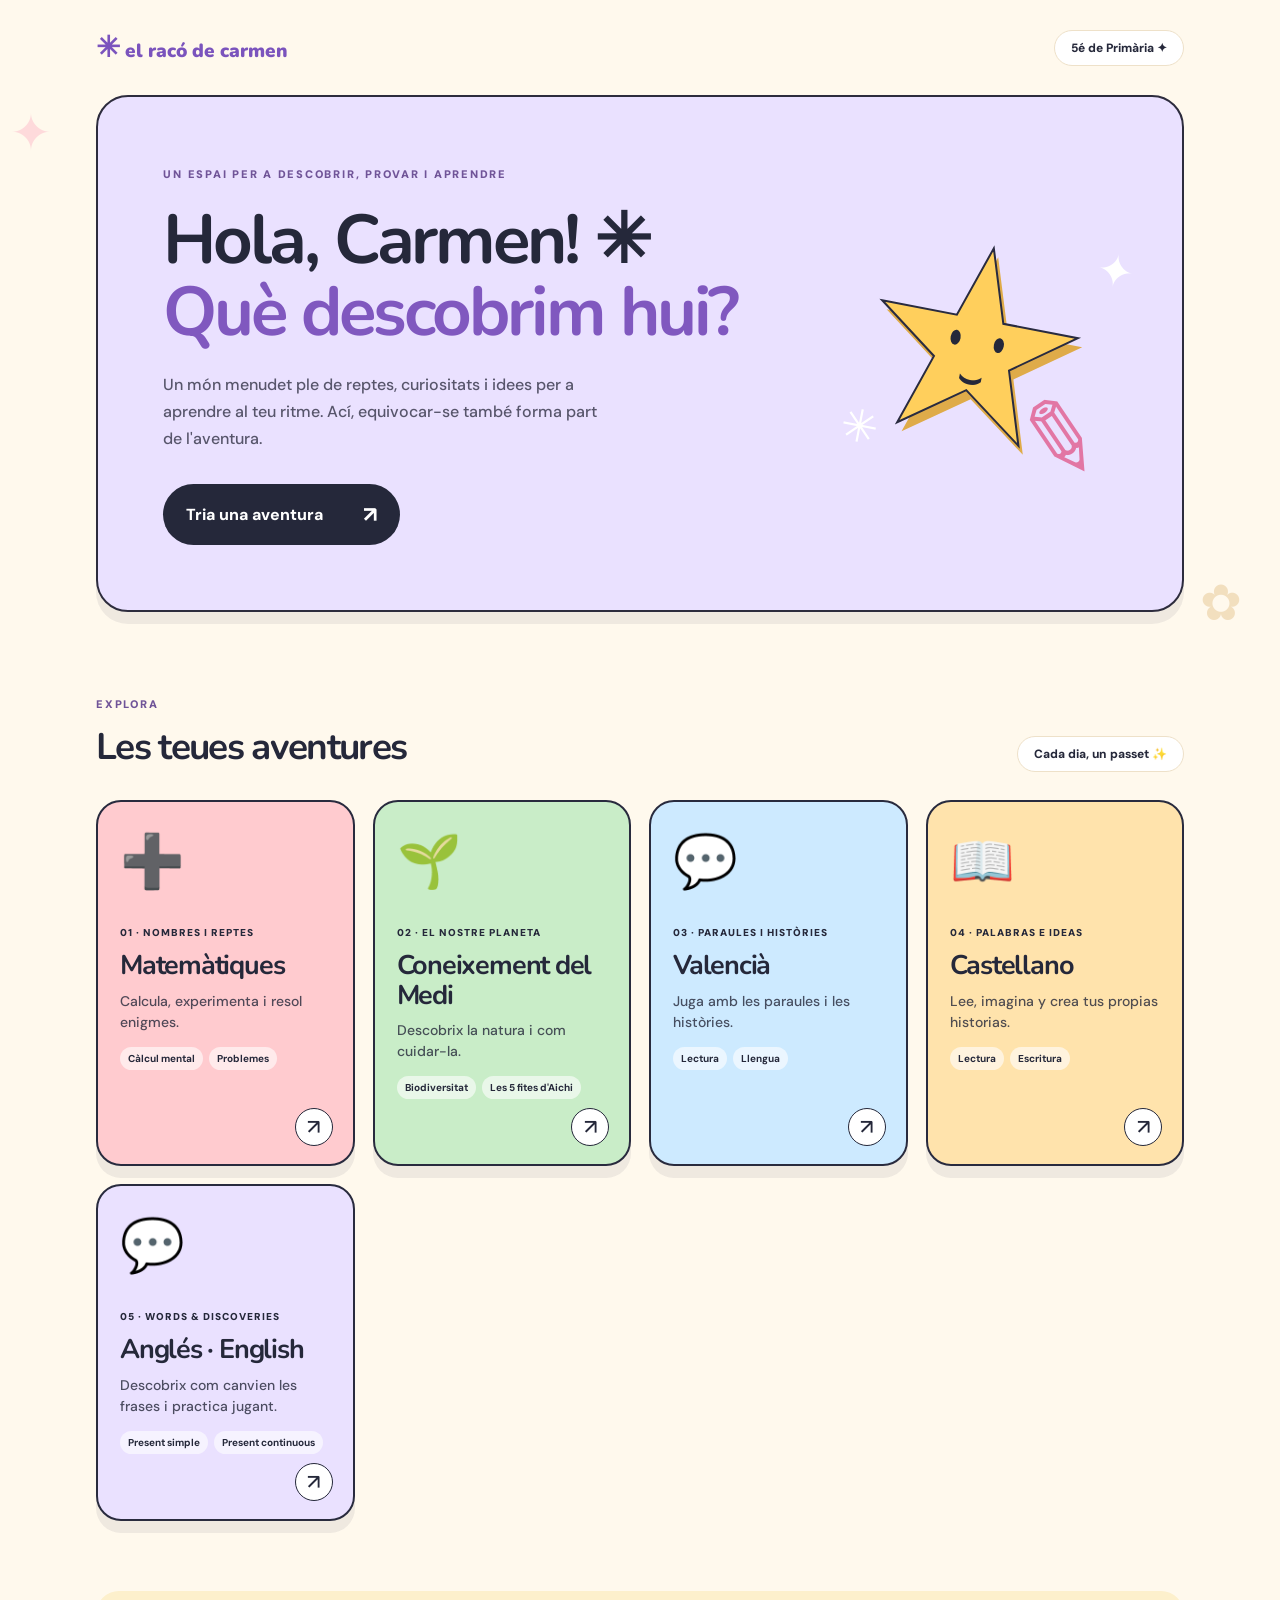
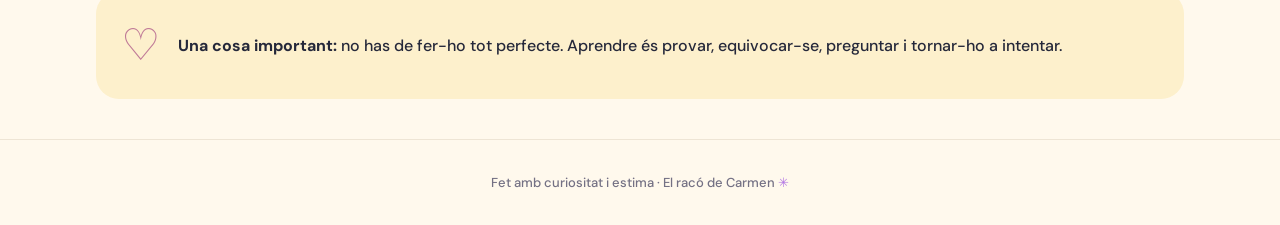
<file: index.html>
<!doctype html><html lang="ca"><head><meta charset="UTF-8"><meta name="viewport" content="width=device-width, initial-scale=1"><meta name="theme-color" content="#fff4df"><title>El racó de Carmen · Aprendre jugant</title><link rel="stylesheet" href="assets/style.css"></head><body>
<div class="decor d1" aria-hidden="true">✦</div><div class="decor d2" aria-hidden="true">✿</div>
<header class="top"><a class="logo" href="./">✳ <span>el racó de carmen</span></a><span class="tag">5é de Primària <span aria-hidden="true">✦</span></span></header>
<main class="wrap"><section class="hero"><div class="hero-copy"><span class="eyebrow">UN ESPAI PER A DESCOBRIR, PROVAR I APRENDRE</span><h1>Hola, Carmen! <span class="wave">✳</span><br><em>Què descobrim hui?</em></h1><p>Un món menudet ple de reptes, curiositats i idees per a aprendre al teu ritme. Ací, equivocar-se també forma part de l'aventura.</p><a class="primary" href="#assignatures">Tria una aventura <span>↗</span></a></div><div class="mascot" role="img" aria-label="Il·lustració d'una estrella somrient amb un llapis"><div class="mascot-star">★</div><span class="eye left-eye"></span><span class="eye right-eye"></span><span class="smile">⌣</span><span class="pencil">✎</span><span class="mini m1">✦</span><span class="mini m2">✳</span></div></section>
<section id="assignatures" class="subjects"><div class="section-title"><div><span class="eyebrow">EXPLORA</span><h2>Les teues aventures</h2></div><span class="pill">Cada dia, un passet ✨</span></div>
<div class="grid"><a class="subject maths" href="matematiques/"><span class="subject-graphic">➕</span><small>01 · NOMBRES I REPTES</small><h3>Matemàtiques</h3><p>Calcula, experimenta i resol enigmes.</p><div class="chip-list"><span>Càlcul mental</span><span>Problemes</span></div><span class="circle-link"  aria-label="Vore activitats de matemàtiques">↗</span></a>
<a class="subject medi" href="medi/"><span class="subject-graphic">🌱</span><small>02 · EL NOSTRE PLANETA</small><h3>Coneixement del Medi</h3><p>Descobrix la natura i com cuidar-la.</p><div class="chip-list"><span>Biodiversitat</span><span>Les 5 fites d'Aichi</span></div><span class="circle-link"  aria-label="Vore activitats de Medi">↗</span></a>
<a class="subject val" href="valencia/"><span class="subject-graphic">💬</span><small>03 · PARAULES I HISTÒRIES</small><h3>Valencià</h3><p>Juga amb les paraules i les històries.</p><div class="chip-list"><span>Lectura</span><span>Llengua</span></div><span class="circle-link"  aria-label="Vore activitats de valencià">↗</span></a>
<a class="subject cast" href="castellano/"><span class="subject-graphic">📖</span><small>04 · PALABRAS E IDEAS</small><h3>Castellano</h3><p>Lee, imagina y crea tus propias historias.</p><div class="chip-list"><span>Lectura</span><span>Escritura</span></div><span class="circle-link"  aria-label="Vore activitats de castellà">↗</span></a><a class="subject" style="background:#eae1ff" href="ingles/"><span class="subject-graphic" aria-hidden="true">💬</span><small>05 · WORDS & DISCOVERIES</small><h3>Anglés · English</h3><p>Descobrix com canvien les frases i practica jugant.</p><div class="chip-list"><span>Present simple</span><span>Present continuous</span></div><span class="circle-link" aria-label="Vore activitats d’anglés">↗</span></a></div></section>
<section class="note"><span class="note-icon">♡</span><p><strong>Una cosa important:</strong> no has de fer-ho tot perfecte. Aprendre és provar, equivocar-se, preguntar i tornar-ho a intentar.</p></section></main><footer>Fet amb curiositat i estima · El racó de Carmen <span>✳</span></footer></body></html>
</file>
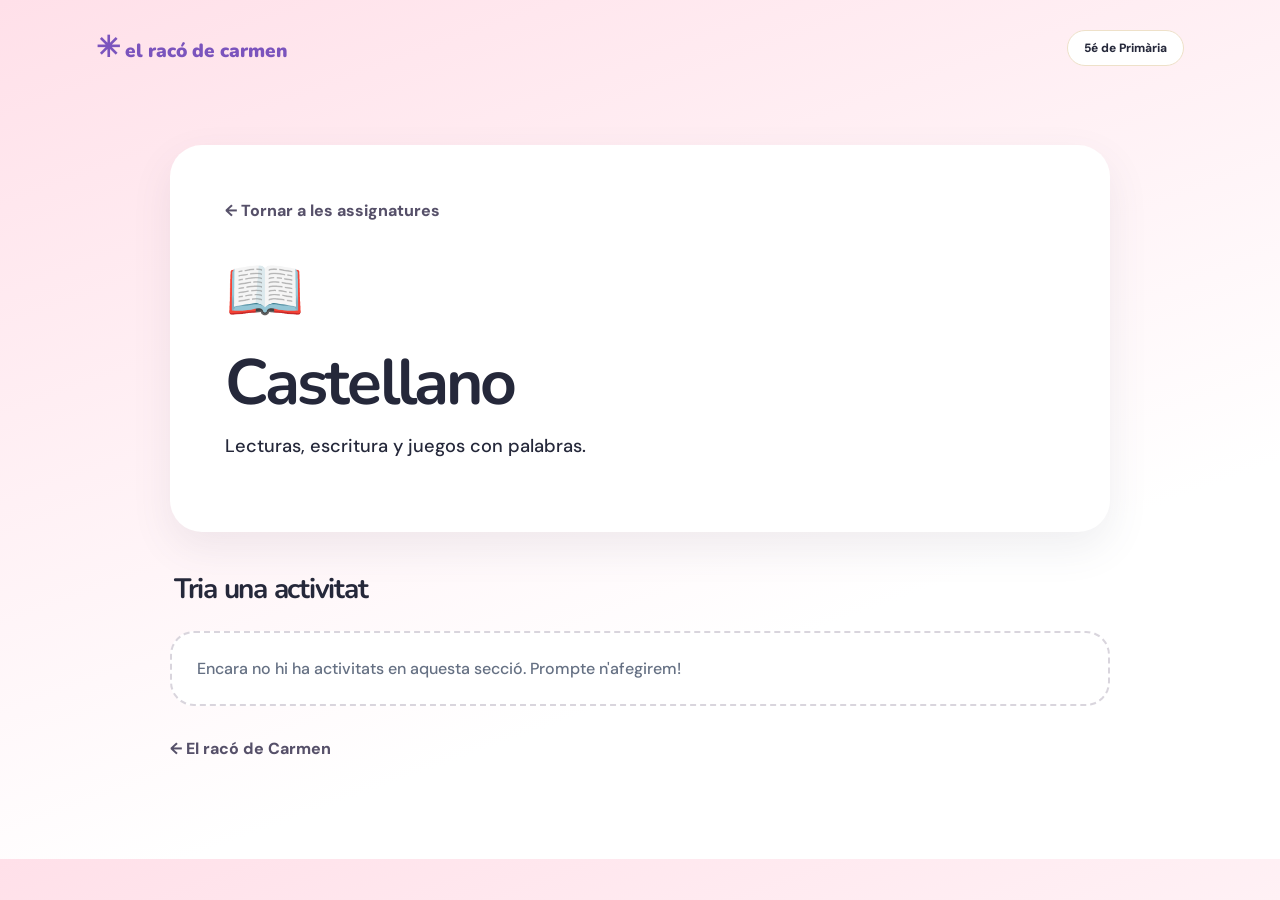
<file: castellano/index.html>
<!doctype html>
<html lang="ca"><head><meta charset="utf-8"><meta name="viewport" content="width=device-width,initial-scale=1"><title>Castellano · El racó de Carmen</title><link rel="stylesheet" href="../assets/style.css"><style>
body{background:linear-gradient(160deg,#ffe0e9,#fff 70%)}.subwrap{width:min(940px,92vw);margin:50px auto 100px}.subhero{background:#fff;border-radius:32px;padding:clamp(26px,5vw,55px);box-shadow:0 16px 40px #57566b18}.back{display:inline-block;text-decoration:none;font-weight:800;color:#565069;margin-bottom:28px}.subicon{font-size:4rem}.subhero h1{font-size:clamp(2.2rem,7vw,4rem);line-height:1.1;margin:16px 0}.subhero p{font-size:1.14rem;max-width:52ch}.subheader{margin:38px 4px 20px}.subheader h2{font-size:1.75rem}.activity-grid{display:grid;grid-template-columns:repeat(auto-fit,minmax(min(300px,100%),1fr));gap:18px}.activity{display:flex;gap:17px;align-items:center;background:#fff;text-decoration:none;color:#34394b;padding:23px;border-radius:24px;box-shadow:0 7px 30px #57566b16}.activity-icon{font-size:2.4rem}.activity h3{font-size:1.2rem;margin:5px 0}.activity p{margin:0;color:#697084}.activity .arrow{margin-left:auto;font-size:1.6rem}.empty{background:#fff;border:2px dashed #d9d5dd;border-radius:24px;padding:25px;color:#657083}.footerlink{margin-top:32px;display:block;color:#565069;font-weight:800}
</style></head><body><header class="top"><a class="logo" href="../">✳ <span>el racó de carmen</span></a><span class="tag">5é de Primària</span></header>
<main class="subwrap"><section class="subhero"><a class="back" href="../">← Tornar a les assignatures</a><div class="subicon">📖</div><h1>Castellano</h1><p>Lecturas, escritura y juegos con palabras.</p></section><section class="subheader"><h2>Tria una activitat</h2></section><div class="activity-grid"><div class="empty">Encara no hi ha activitats en aquesta secció. Prompte n'afegirem!</div></div><a class="footerlink" href="../">← El racó de Carmen</a></main></body></html>
</file>
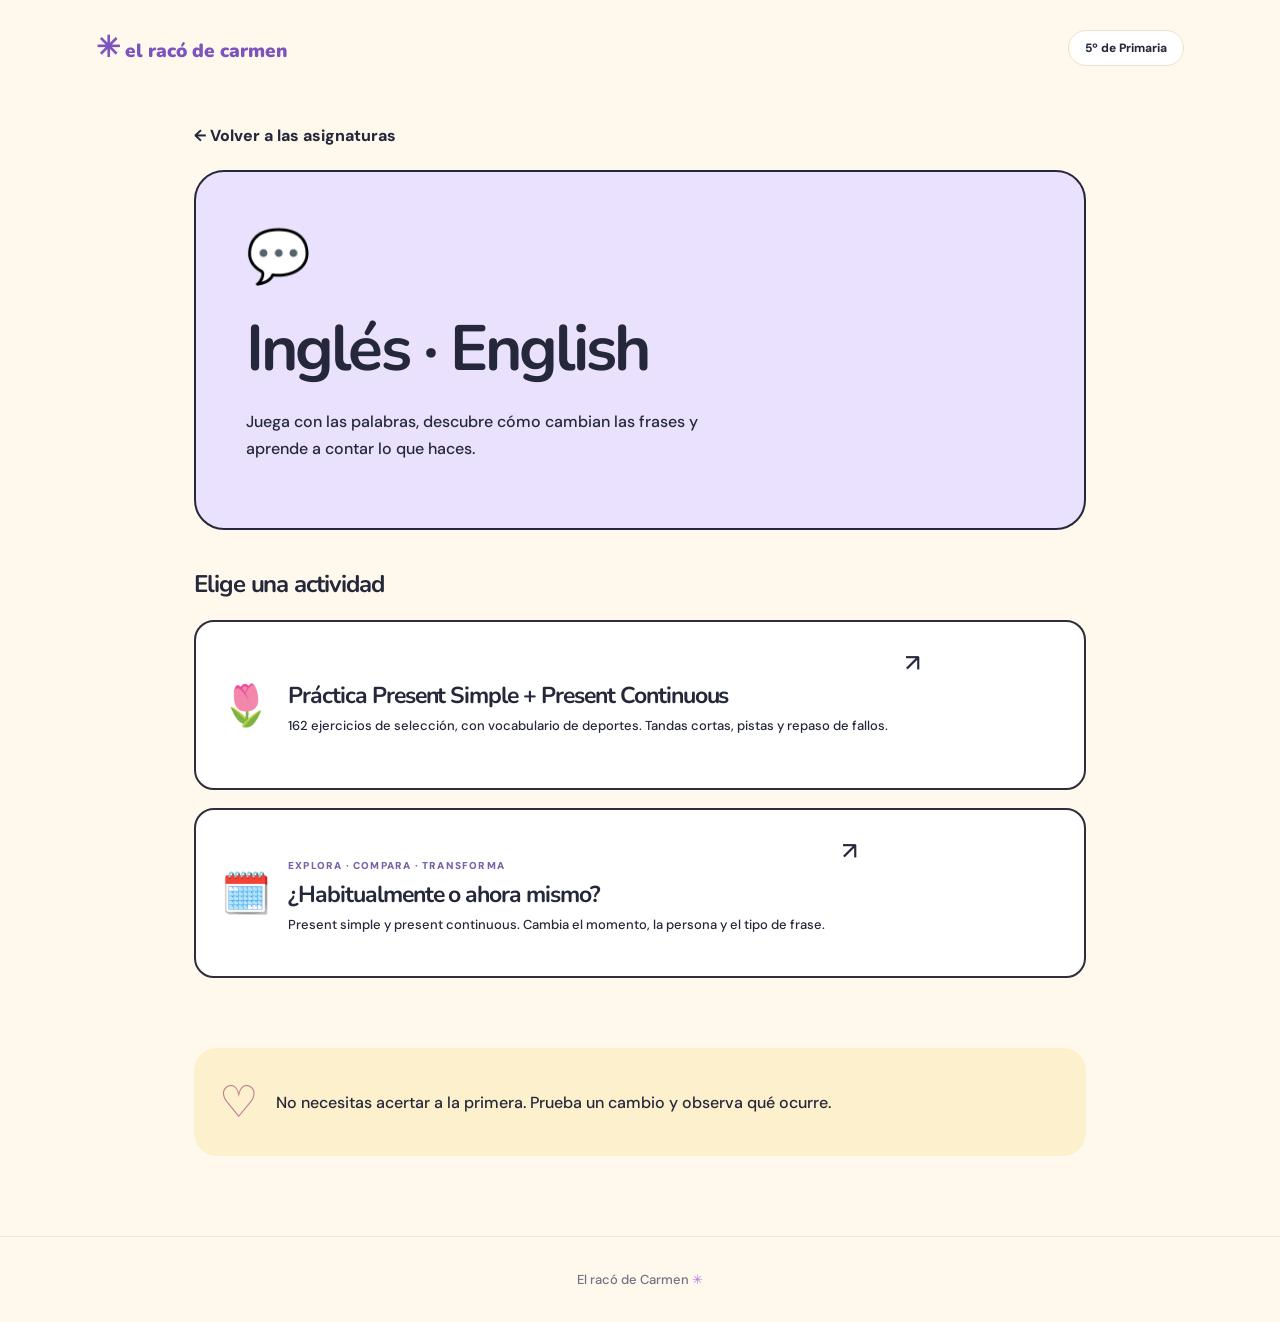
<file: ingles/index.html>
<!doctype html><html lang="es"><head><meta charset="utf-8"><meta name="viewport" content="width=device-width,initial-scale=1"><title>Inglés · El racó de Carmen</title><link rel="stylesheet" href="../assets/style.css"><style>.english-wrap{max-width:940px;margin:30px auto 80px;padding:0 24px}.back{display:inline-block;margin-bottom:24px;font-weight:800}.english-hero{background:#eae1ff;border:2px solid var(--ink);border-radius:30px;padding:clamp(25px,5vw,50px)}.english-hero h1{font-size:clamp(40px,7vw,64px);margin:15px 0}.english-hero p{line-height:1.7;max-width:500px}.english-icon{font-size:52px}.english-wrap h2{margin:38px 0 20px}.activity-grid{grid-template-columns:1fr}.activity{min-height:170px}.activity:focus-visible{outline:3px solid var(--purple);outline-offset:5px}</style></head><body><header class="top"><a class="logo" href="../">✳ <span>el racó de carmen</span></a><span class="tag">5º de Primaria</span></header><main class="english-wrap"><a class="back" href="../">← Volver a las asignaturas</a><section class="english-hero"><span class="english-icon" aria-hidden="true">💬</span><h1>Inglés <span lang="en">· English</span></h1><p>Juega con las palabras, descubre cómo cambian las frases y aprende a contar lo que haces.</p></section><h2>Elige una actividad</h2><div class="activity-grid"><a class="activity active" href="practica/"><span class="activity-icon">🌷</span><div><h3>Práctica Present Simple + Present Continuous</h3><p>162 ejercicios de selección, con vocabulario de deportes. Tandas cortas, pistas y repaso de fallos.</p></div><span class="arrow">↗</span></a><a class="activity active" href="present-simple-continuous/"><span class="activity-icon" aria-hidden="true">🗓️</span><div><span class="activity-type">EXPLORA · COMPARA · TRANSFORMA</span><h3>¿Habitualmente o ahora mismo?</h3><p>Present simple y present continuous. Cambia el momento, la persona y el tipo de frase.</p></div><span class="arrow" aria-hidden="true">↗</span></a></div><section class="note"><span class="note-icon" aria-hidden="true">♡</span><p>No necesitas acertar a la primera. Prueba un cambio y observa qué ocurre.</p></section></main><footer>El racó de Carmen <span>✳</span></footer></body></html>
</file>
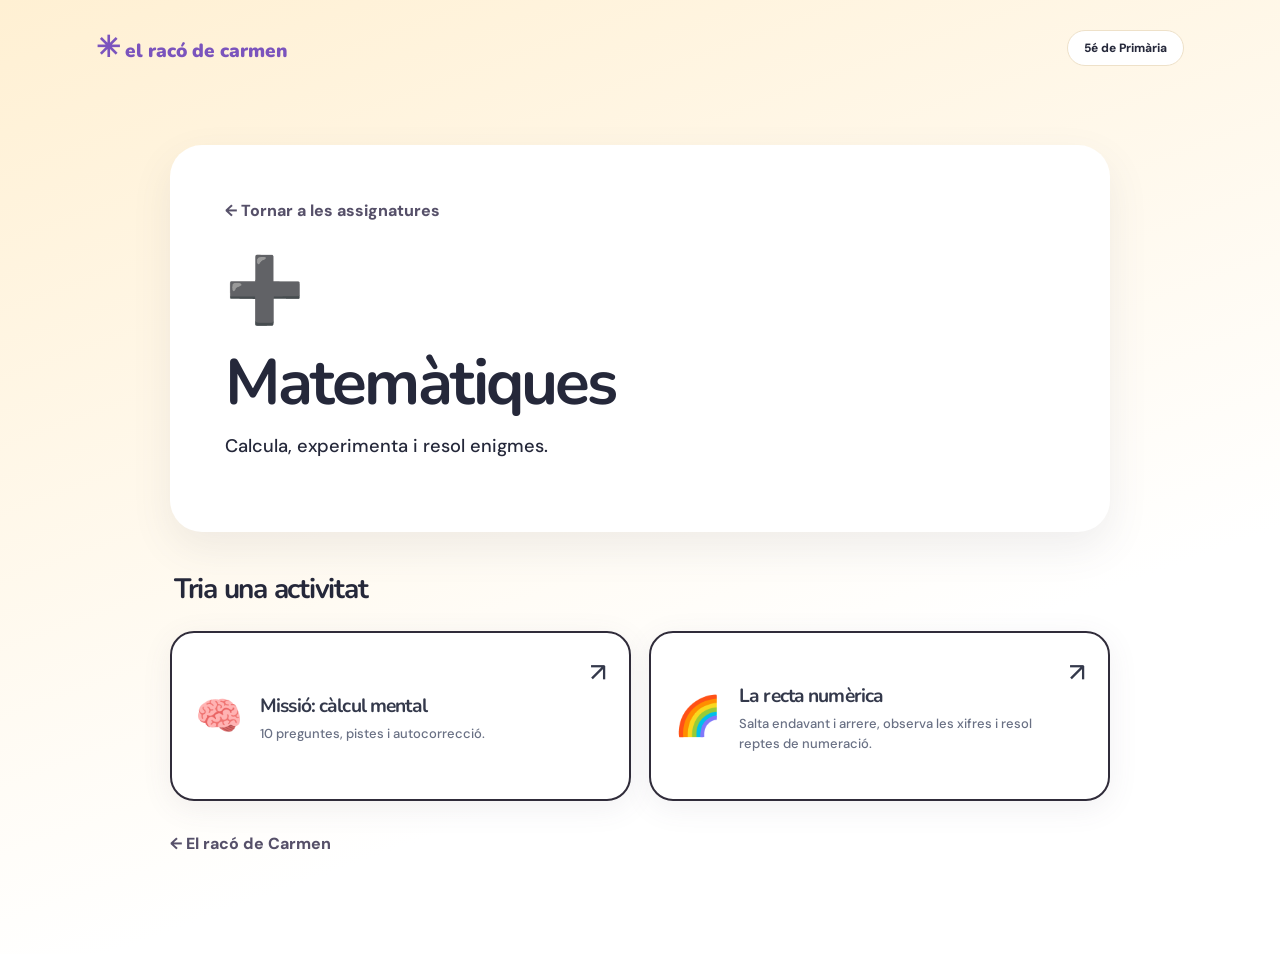
<file: matematiques/index.html>
<!doctype html>
<html lang="ca"><head><meta charset="utf-8"><meta name="viewport" content="width=device-width,initial-scale=1"><title>Matemàtiques · El racó de Carmen</title><link rel="stylesheet" href="../assets/style.css"><style>
body{background:linear-gradient(160deg,#fff0d3,#fff 70%)}.subwrap{width:min(940px,92vw);margin:50px auto 100px}.subhero{background:#fff;border-radius:32px;padding:clamp(26px,5vw,55px);box-shadow:0 16px 40px #57566b18}.back{display:inline-block;text-decoration:none;font-weight:800;color:#565069;margin-bottom:28px}.subicon{font-size:4rem}.subhero h1{font-size:clamp(2.2rem,7vw,4rem);line-height:1.1;margin:16px 0}.subhero p{font-size:1.14rem;max-width:52ch}.subheader{margin:38px 4px 20px}.subheader h2{font-size:1.75rem}.activity-grid{display:grid;grid-template-columns:repeat(auto-fit,minmax(min(300px,100%),1fr));gap:18px}.activity{display:flex;gap:17px;align-items:center;background:#fff;text-decoration:none;color:#34394b;padding:23px;border-radius:24px;box-shadow:0 7px 30px #57566b16}.activity-icon{font-size:2.4rem}.activity h3{font-size:1.2rem;margin:5px 0}.activity p{margin:0;color:#697084}.activity .arrow{margin-left:auto;font-size:1.6rem}.empty{background:#fff;border:2px dashed #d9d5dd;border-radius:24px;padding:25px;color:#657083}.footerlink{margin-top:32px;display:block;color:#565069;font-weight:800}
</style></head><body><header class="top"><a class="logo" href="../">✳ <span>el racó de carmen</span></a><span class="tag">5é de Primària</span></header>
<main class="subwrap"><section class="subhero"><a class="back" href="../">← Tornar a les assignatures</a><div class="subicon">➕</div><h1>Matemàtiques</h1><p>Calcula, experimenta i resol enigmes.</p></section><section class="subheader"><h2>Tria una activitat</h2></section><div class="activity-grid"><a class="activity" href="calcul-mental/"><span class="activity-icon">🧠</span><div><h3>Missió: càlcul mental</h3><p>10 preguntes, pistes i autocorrecció.</p></div><span class="arrow">↗</span></a><a class="activity" href="recta-numerica/"><span class="activity-icon">🌈</span><div><h3>La recta numèrica</h3><p>Salta endavant i arrere, observa les xifres i resol reptes de numeració.</p></div><span class="arrow">↗</span></a></div><a class="footerlink" href="../">← El racó de Carmen</a></main></body></html>
</file>
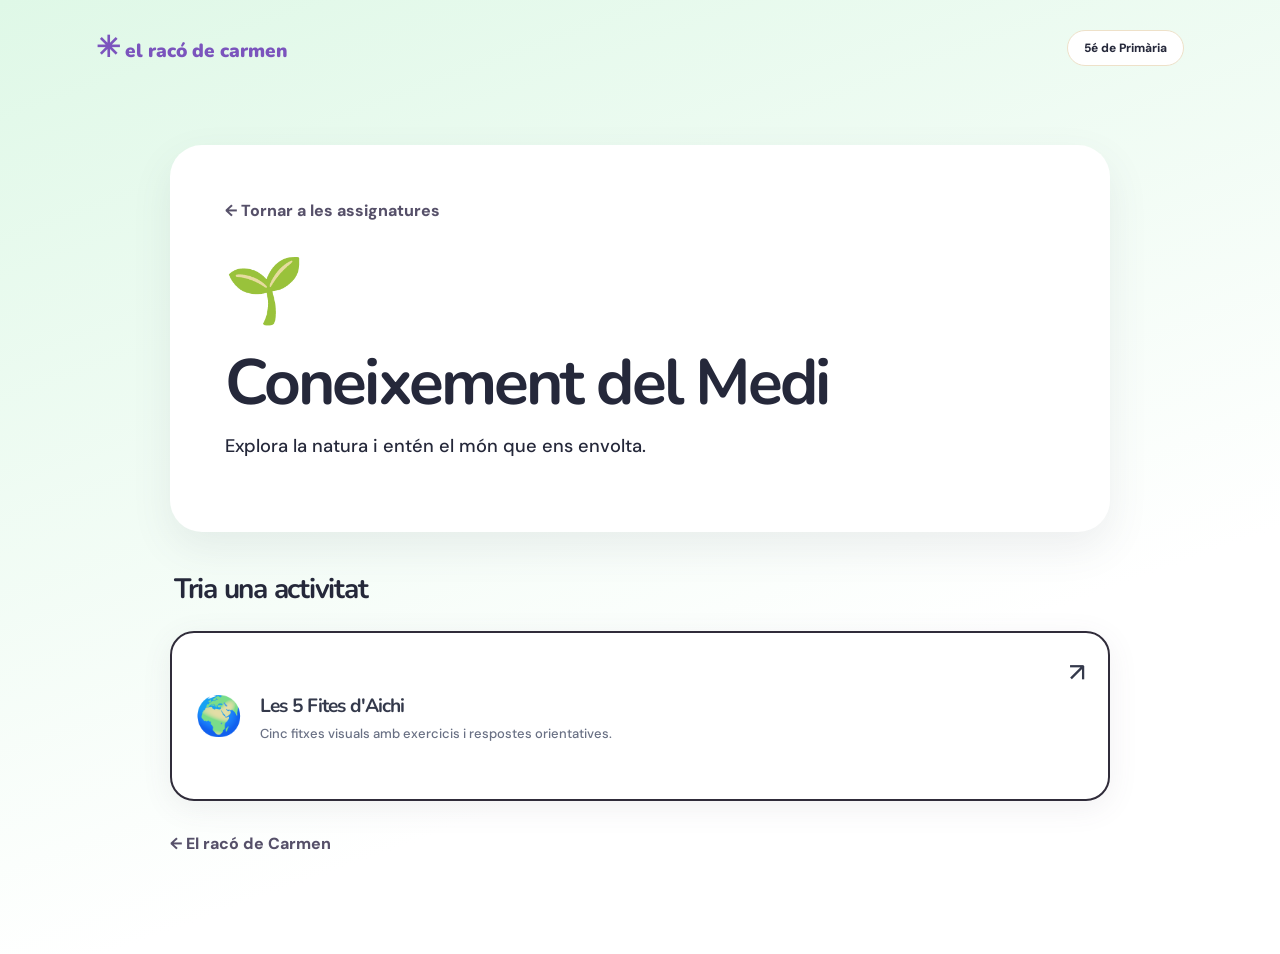
<file: medi/index.html>
<!doctype html>
<html lang="ca"><head><meta charset="utf-8"><meta name="viewport" content="width=device-width,initial-scale=1"><title>Coneixement del Medi · El racó de Carmen</title><link rel="stylesheet" href="../assets/style.css"><style>
body{background:linear-gradient(160deg,#dff8e7,#fff 70%)}.subwrap{width:min(940px,92vw);margin:50px auto 100px}.subhero{background:#fff;border-radius:32px;padding:clamp(26px,5vw,55px);box-shadow:0 16px 40px #57566b18}.back{display:inline-block;text-decoration:none;font-weight:800;color:#565069;margin-bottom:28px}.subicon{font-size:4rem}.subhero h1{font-size:clamp(2.2rem,7vw,4rem);line-height:1.1;margin:16px 0}.subhero p{font-size:1.14rem;max-width:52ch}.subheader{margin:38px 4px 20px}.subheader h2{font-size:1.75rem}.activity-grid{display:grid;grid-template-columns:repeat(auto-fit,minmax(min(300px,100%),1fr));gap:18px}.activity{display:flex;gap:17px;align-items:center;background:#fff;text-decoration:none;color:#34394b;padding:23px;border-radius:24px;box-shadow:0 7px 30px #57566b16}.activity-icon{font-size:2.4rem}.activity h3{font-size:1.2rem;margin:5px 0}.activity p{margin:0;color:#697084}.activity .arrow{margin-left:auto;font-size:1.6rem}.empty{background:#fff;border:2px dashed #d9d5dd;border-radius:24px;padding:25px;color:#657083}.footerlink{margin-top:32px;display:block;color:#565069;font-weight:800}
</style></head><body><header class="top"><a class="logo" href="../">✳ <span>el racó de carmen</span></a><span class="tag">5é de Primària</span></header>
<main class="subwrap"><section class="subhero"><a class="back" href="../">← Tornar a les assignatures</a><div class="subicon">🌱</div><h1>Coneixement del Medi</h1><p>Explora la natura i entén el món que ens envolta.</p></section><section class="subheader"><h2>Tria una activitat</h2></section><div class="activity-grid"><a class="activity" href="fites-aichi/"><span class="activity-icon">🌍</span><div><h3>Les 5 Fites d'Aichi</h3><p>Cinc fitxes visuals amb exercicis i respostes orientatives.</p></div><span class="arrow">↗</span></a></div><a class="footerlink" href="../">← El racó de Carmen</a></main></body></html>
</file>
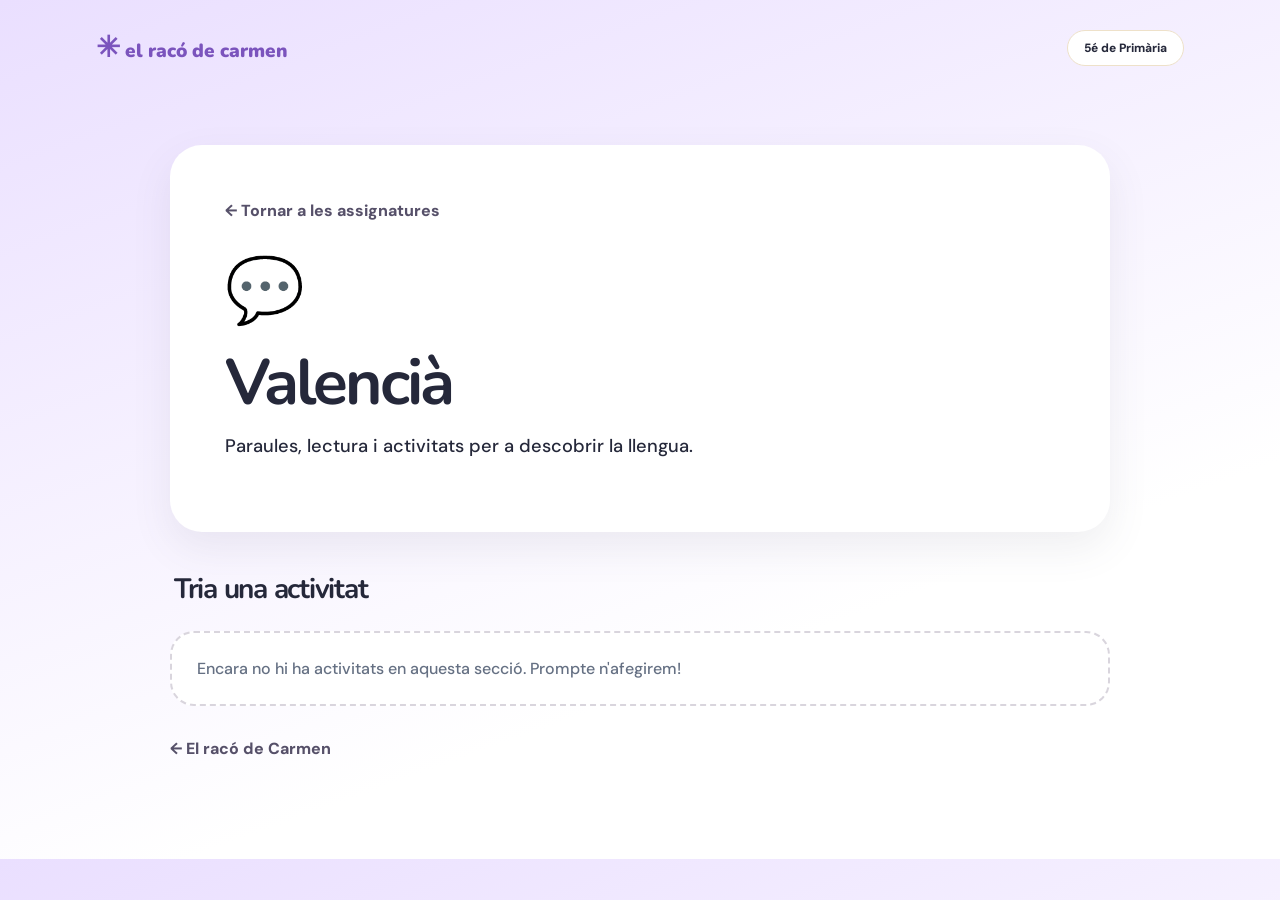
<file: valencia/index.html>
<!doctype html>
<html lang="ca"><head><meta charset="utf-8"><meta name="viewport" content="width=device-width,initial-scale=1"><title>Valencià · El racó de Carmen</title><link rel="stylesheet" href="../assets/style.css"><style>
body{background:linear-gradient(160deg,#eadfff,#fff 70%)}.subwrap{width:min(940px,92vw);margin:50px auto 100px}.subhero{background:#fff;border-radius:32px;padding:clamp(26px,5vw,55px);box-shadow:0 16px 40px #57566b18}.back{display:inline-block;text-decoration:none;font-weight:800;color:#565069;margin-bottom:28px}.subicon{font-size:4rem}.subhero h1{font-size:clamp(2.2rem,7vw,4rem);line-height:1.1;margin:16px 0}.subhero p{font-size:1.14rem;max-width:52ch}.subheader{margin:38px 4px 20px}.subheader h2{font-size:1.75rem}.activity-grid{display:grid;grid-template-columns:repeat(auto-fit,minmax(min(300px,100%),1fr));gap:18px}.activity{display:flex;gap:17px;align-items:center;background:#fff;text-decoration:none;color:#34394b;padding:23px;border-radius:24px;box-shadow:0 7px 30px #57566b16}.activity-icon{font-size:2.4rem}.activity h3{font-size:1.2rem;margin:5px 0}.activity p{margin:0;color:#697084}.activity .arrow{margin-left:auto;font-size:1.6rem}.empty{background:#fff;border:2px dashed #d9d5dd;border-radius:24px;padding:25px;color:#657083}.footerlink{margin-top:32px;display:block;color:#565069;font-weight:800}
</style></head><body><header class="top"><a class="logo" href="../">✳ <span>el racó de carmen</span></a><span class="tag">5é de Primària</span></header>
<main class="subwrap"><section class="subhero"><a class="back" href="../">← Tornar a les assignatures</a><div class="subicon">💬</div><h1>Valencià</h1><p>Paraules, lectura i activitats per a descobrir la llengua.</p></section><section class="subheader"><h2>Tria una activitat</h2></section><div class="activity-grid"><div class="empty">Encara no hi ha activitats en aquesta secció. Prompte n'afegirem!</div></div><a class="footerlink" href="../">← El racó de Carmen</a></main></body></html>
</file>
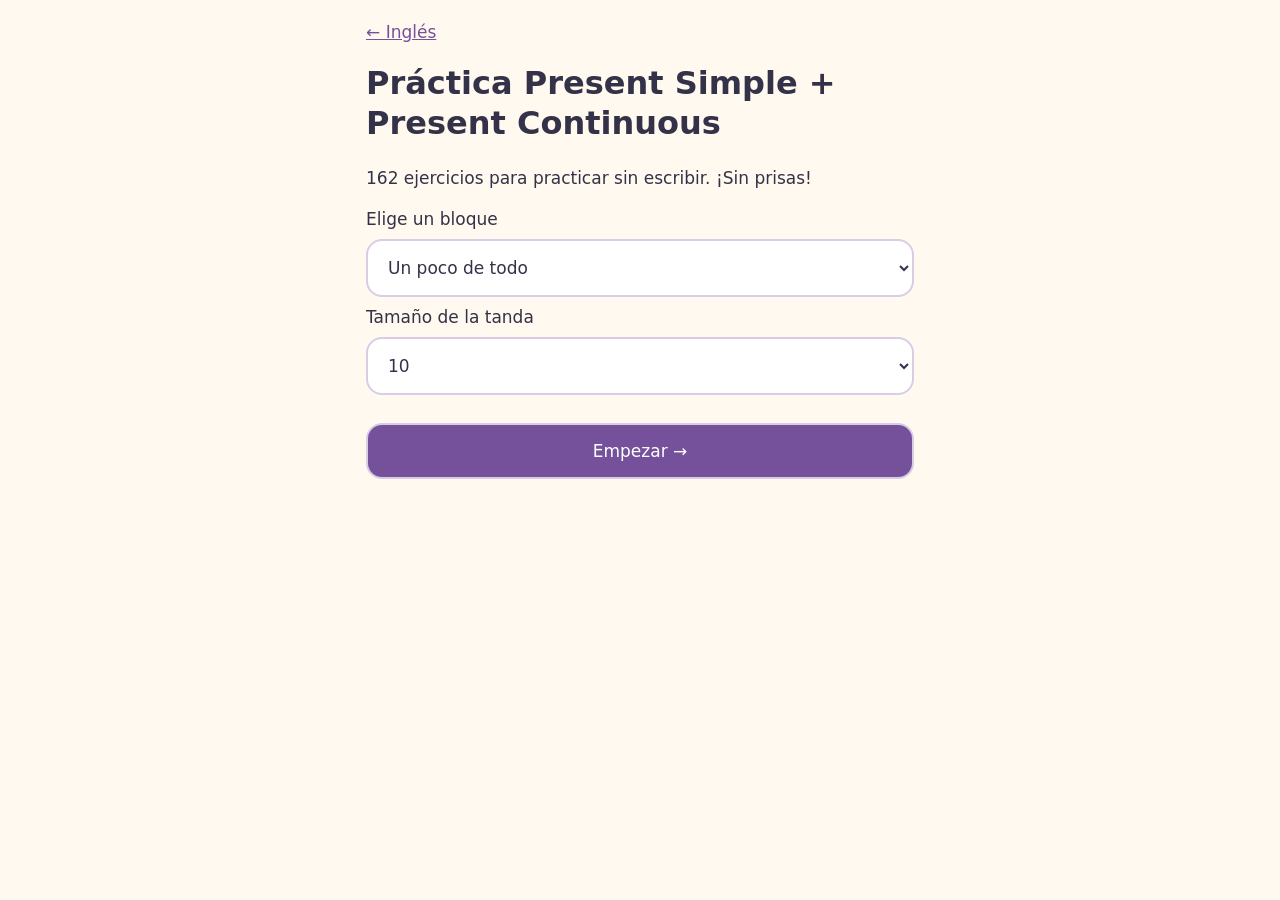
<file: ingles/practica/index.html>
<!doctype html><html lang="es"><meta charset="utf-8"><meta name="viewport" content="width=device-width,initial-scale=1"><title>Práctica Present Simple + Present Continuous · Carmen</title><style>*{box-sizing:border-box}body{background:#fff9ef;color:#343248;font:17px system-ui;margin:0}main{max-width:580px;margin:auto;padding:22px 16px}button,select{font:inherit;padding:16px;border:2px solid #d9cce5;border-radius:16px;background:white;color:inherit;min-height:52px}button{cursor:pointer}button:focus-visible{outline:3px solid #77529e}h1{font-size:clamp(24px,6vw,32px);line-height:1.25;overflow-wrap:anywhere}h2{line-height:1.5}section{background:white;border-radius:24px;padding:22px;margin:20px 0}#answers{display:grid;gap:12px}#answers button{text-align:left}p{line-height:1.6}.primary{background:#74519a;color:white;width:100%;margin-top:18px}.good{background:#dff0dc!important}.bad{background:#ffebdf!important}[hidden]{display:none!important}select{width:100%;margin:10px 0}a{color:#74519a}#feedback{background:#f1e9fa;padding:16px;border-radius:12px}</style><main><a href="../">← Inglés</a><h1>Práctica Present Simple + Present Continuous</h1><div id="menu"><p>162 ejercicios para practicar sin escribir. ¡Sin prisas!</p><label>Elige un bloque<select id="topic"><option value="all">Un poco de todo</option><option value="negative">Negativas · ambos tiempos</option><option value="question">Interrogativas · ambos tiempos</option><option value="forms">Negativas + interrogativas mezcladas</option><option value="short">Respuestas cortas · sí y no</option><option value="simple">Present simple</option><option value="continuous">Present continuous</option><option value="sports">Deportes · Sports (36 ejercicios)</option><option value="ing">Verbos con -ing</option></select></label><label>Tamaño de la tanda<select id="size"><option>10</option><option>5</option><option>20</option></select></label><button class="primary" id="start">Empezar →</button></div><section id="game" hidden><p id="progress"></p><p>Elige la opción correcta:</p><h2 id="question" lang="en"></h2><div id="answers"></div><details id="hint"><summary>💡 Una pista</summary><p id="clue"></p></details><p id="feedback" aria-live="polite" hidden></p><button class="primary" id="next" hidden>Siguiente →</button></section><section id="end" hidden><h2>🌟 ¡Tanda terminada!</h2><p id="result"></p><button id="retry">Repetir mis fallos</button><button id="again" class="primary">Otra tanda</button><button id="back" class="primary">Elegir bloque</button></section></main><script>
const $=id=>document.getElementById(id),bank=[];
function add(cat,q,a,w,h,e){bank.push({cat,q,a,options:[a,...w],h,e})}
const verbs=[['play','plays','playing','tennis'],['read','reads','reading','a book'],['swim','swims','swimming','in the pool'],['dance','dances','dancing','at home'],['run','runs','running','in the park'],['cook','cooks','cooking','dinner'],['watch','watches','watching','TV'],['eat','eats','eating','lunch'],['draw','draws','drawing','a picture'],['write','writes','writing','a story']];
verbs.forEach(([v,s,g,o])=>{
add('simple','She ___ '+o+' every Saturday.',s,[v,'is '+g,g],'Every Saturday indica una rutina.','Con she, la afirmativa del present simple lleva -s o -es: '+s+'.');
add('simple','They ___ '+o+' every week.',v,[s,'are '+g,g],'El sujeto es they y hablamos de una rutina.','Con they usamos el verbo sin -s: '+v+'.');
add('simple','He doesn’t ___ '+o+' on Mondays.',v,[s,g,'is '+g],'El auxiliar doesn’t ya está escrito.','Después de doesn’t, el verbo no lleva -s: '+v+'.');
add('continuous','Look! She ___ '+o+'.','is '+g,[s,g,'are '+g],'Look: mira lo que está ocurriendo.','She + is + verbo en -ing.');
add('continuous','They ___ '+o+' right now.','are '+g,[s,g,'is '+g],'Right now significa ahora mismo.','They + are + verbo en -ing.');
add('continuous','___ he '+g+' '+o+' now?','Is',['Does','Do','Are'],'Es una pregunta con he y un verbo en -ing.','En present continuous, Is va delante de he.');
});
[['run','running','runing','runn'],['swim','swimming','swiming','swim'],['sit','sitting','siting','sit'],['stop','stopping','stoping','stop'],['shop','shopping','shoping','shop'],['get','getting','geting','get'],['dance','dancing','danceing','danncing'],['write','writing','writeing','writting'],['make','making','makeing','makking'],['play','playing','playying','plaing'],['read','reading','readding','reding'],['jump','jumping','jumpping','jumpying']].forEach(([v,a,b,c],i)=>add('ing',v+' + -ing = ?',a,[b,c,v+'s'],i<6?'La última consonante tiene una gemela.':i<9?'La e final desaparece.':'Solo añade -ing, sin duplicar.',i<6?'Se duplica la última consonante: '+a+'.':i<9?'Quita la e final y añade -ing: '+a+'.':'No se duplica ninguna consonante: '+a+'.'));
const sportsQuestions=[{"q":"¿Cómo se dice «fútbol» en inglés?","a":"football","w":["basketball","swimming","volleyball"],"h":"Piensa en el nombre de este deporte, no en su material.","e":"football significa fútbol."},{"q":"¿Cómo se dice «baloncesto» en inglés?","a":"basketball","w":["tennis","cycling","badminton"],"h":"Piensa en el nombre de este deporte, no en su material.","e":"basketball significa baloncesto."},{"q":"¿Cómo se dice «tenis» en inglés?","a":"tennis","w":["swimming","volleyball","gymnastics"],"h":"Piensa en el nombre de este deporte, no en su material.","e":"tennis significa tenis."},{"q":"¿Cómo se dice «natación» en inglés?","a":"swimming","w":["cycling","badminton","karate"],"h":"Piensa en el nombre de este deporte, no en su material.","e":"swimming significa natación."},{"q":"¿Cómo se dice «ciclismo» en inglés?","a":"cycling","w":["volleyball","gymnastics","athletics"],"h":"Piensa en el nombre de este deporte, no en su material.","e":"cycling significa ciclismo."},{"q":"¿Cómo se dice «voleibol» en inglés?","a":"volleyball","w":["badminton","karate","ice skating"],"h":"Piensa en el nombre de este deporte, no en su material.","e":"volleyball significa voleibol."},{"q":"¿Cómo se dice «bádminton» en inglés?","a":"badminton","w":["gymnastics","athletics","table tennis"],"h":"Piensa en el nombre de este deporte, no en su material.","e":"badminton significa bádminton."},{"q":"¿Cómo se dice «gimnasia» en inglés?","a":"gymnastics","w":["karate","ice skating","football"],"h":"Piensa en el nombre de este deporte, no en su material.","e":"gymnastics significa gimnasia."},{"q":"¿Cómo se dice «kárate» en inglés?","a":"karate","w":["athletics","table tennis","basketball"],"h":"Piensa en el nombre de este deporte, no en su material.","e":"karate significa kárate."},{"q":"¿Cómo se dice «atletismo» en inglés?","a":"athletics","w":["ice skating","football","tennis"],"h":"Piensa en el nombre de este deporte, no en su material.","e":"athletics significa atletismo."},{"q":"¿Cómo se dice «patinaje sobre hielo» en inglés?","a":"ice skating","w":["table tennis","basketball","swimming"],"h":"Piensa en el nombre de este deporte, no en su material.","e":"ice skating significa patinaje sobre hielo."},{"q":"¿Cómo se dice «tenis de mesa» en inglés?","a":"table tennis","w":["football","tennis","cycling"],"h":"Piensa en el nombre de este deporte, no en su material.","e":"table tennis significa tenis de mesa."},{"q":"I ___ football on Saturdays.","a":"play","w":["go","do","make"],"h":"Piensa qué verbo acompaña a este deporte.","e":"Decimos «play football». Usamos play con estos juegos y deportes."},{"q":"I ___ tennis on Saturdays.","a":"play","w":["go","do","make"],"h":"Piensa qué verbo acompaña a este deporte.","e":"Decimos «play tennis». Usamos play con estos juegos y deportes."},{"q":"I ___ basketball on Saturdays.","a":"play","w":["go","do","make"],"h":"Piensa qué verbo acompaña a este deporte.","e":"Decimos «play basketball». Usamos play con estos juegos y deportes."},{"q":"I ___ volleyball on Saturdays.","a":"play","w":["go","do","make"],"h":"Piensa qué verbo acompaña a este deporte.","e":"Decimos «play volleyball». Usamos play con estos juegos y deportes."},{"q":"I ___ badminton on Saturdays.","a":"play","w":["go","do","make"],"h":"Piensa qué verbo acompaña a este deporte.","e":"Decimos «play badminton». Usamos play con estos juegos y deportes."},{"q":"I ___ table tennis on Saturdays.","a":"play","w":["go","do","make"],"h":"Piensa qué verbo acompaña a este deporte.","e":"Decimos «play table tennis». Usamos play con estos juegos y deportes."},{"q":"I ___ swimming on Saturdays.","a":"go","w":["play","do","make"],"h":"Piensa qué verbo acompaña a este deporte.","e":"Decimos «go swimming». Esta actividad se combina con go."},{"q":"I ___ cycling on Saturdays.","a":"go","w":["play","do","make"],"h":"Piensa qué verbo acompaña a este deporte.","e":"Decimos «go cycling». Esta actividad se combina con go."},{"q":"I ___ ice skating on Saturdays.","a":"go","w":["play","do","make"],"h":"Piensa qué verbo acompaña a este deporte.","e":"Decimos «go ice skating». Esta actividad se combina con go."},{"q":"I ___ running on Saturdays.","a":"go","w":["play","do","make"],"h":"Piensa qué verbo acompaña a este deporte.","e":"Decimos «go running». Esta actividad se combina con go."},{"q":"I ___ karate on Saturdays.","a":"do","w":["play","go","make"],"h":"Piensa qué verbo acompaña a este deporte.","e":"Decimos «do karate». Esta disciplina se combina con do."},{"q":"I ___ gymnastics on Saturdays.","a":"do","w":["play","go","make"],"h":"Piensa qué verbo acompaña a este deporte.","e":"Decimos «do gymnastics». Esta disciplina se combina con do."},{"q":"¿Qué significa «racket»?","a":"raqueta","w":["casco","portería","piscina"],"h":"Busca el significado de esta palabra deportiva.","e":"Racket significa raqueta: se utiliza, por ejemplo, en tenis."},{"q":"¿Qué significa «helmet»?","a":"casco","w":["pelota","red","raqueta"],"h":"Busca el significado de esta palabra deportiva.","e":"Helmet significa casco. Se usa para proteger la cabeza."},{"q":"¿Qué significa «ball»?","a":"pelota","w":["bicicleta","pista","equipo"],"h":"Busca el significado de esta palabra deportiva.","e":"Ball significa pelota o balón."},{"q":"¿Qué significa «team»?","a":"equipo","w":["entrenador","raqueta","portería"],"h":"Busca el significado de esta palabra deportiva.","e":"Team significa equipo."},{"q":"¿Qué significa «swimming pool»?","a":"piscina","w":["pista de tenis","campo de fútbol","gimnasio"],"h":"Busca el significado de esta palabra deportiva.","e":"Swimming pool significa piscina."},{"q":"¿Qué significa «goalkeeper»?","a":"portero/a","w":["árbitro/a","entrenador/a","nadador/a"],"h":"Busca el significado de esta palabra deportiva.","e":"Goalkeeper es quien defiende la portería."},{"q":"You kick a ball into a goal. Which sport is it?","a":"football","w":["swimming","gymnastics","cycling"],"h":"Busca la pista del material o del lugar.","e":"Kick significa dar una patada y goal, portería: hablamos de football."},{"q":"You use a racket and a shuttlecock. Which sport is it?","a":"badminton","w":["football","basketball","swimming"],"h":"Busca la pista del material o del lugar.","e":"En badminton se usan una raqueta y un volante (shuttlecock)."},{"q":"You ride a bike. Which sport is it?","a":"cycling","w":["tennis","karate","volleyball"],"h":"Busca la pista del material o del lugar.","e":"Ride a bike significa ir en bicicleta: cycling."},{"q":"You throw a ball into a basket. Which sport is it?","a":"basketball","w":["football","swimming","ice skating"],"h":"Busca la pista del material o del lugar.","e":"Basket es canasta. En basketball intentamos encestar."},{"q":"You swim in a pool. Which sport is it?","a":"swimming","w":["cycling","tennis","athletics"],"h":"Busca la pista del material o del lugar.","e":"Swim significa nadar: el deporte es swimming."},{"q":"You skate on ice. Which sport is it?","a":"ice skating","w":["football","badminton","gymnastics"],"h":"Busca la pista del material o del lugar.","e":"Ice significa hielo: ice skating es patinaje sobre hielo."}];
sportsQuestions.forEach(x=>add('sports',x.q,x.a,x.w,x.h,x.e));
const formQuestions=[{"cat":"negative","q":"Elige la negativa de: She plays tennis every week.","a":"She doesn’t play tennis every week.","w":["She not play tennis every week.","She is not play tennis every week.","She doesn’t playing tennis every week."],"h":"Es una rutina. Necesitas don’t o doesn’t y el verbo base.","e":"La negativa es She doesn’t play tennis. Después de don’t/doesn’t, no añadimos -s ni -ing."},{"cat":"negative","q":"Elige la negativa de: She is playing tennis now.","a":"She is not playing tennis now.","w":["She doesn’t playing tennis now.","She not playing tennis now.","She is not play tennis now."],"h":"Conserva am/is/are y añade not.","e":"Present continuous: sujeto + is + not + playing."},{"cat":"question","q":"Convierte en pregunta: She plays tennis every week.","a":"Does she play tennis every week?","w":["Is she play tennis every week?","Does she playing tennis every week?","Does she plays tennis every week?"],"h":"Para preguntar por una rutina, do/does va delante.","e":"Does + she + play: después del auxiliar usamos el verbo base."},{"cat":"question","q":"Convierte en pregunta: She is playing tennis now.","a":"Is she playing tennis now?","w":["Does she playing tennis now?","Is she play tennis now?","Playing she is tennis now?"],"h":"Coloca am/is/are delante del sujeto.","e":"En present continuous invertimos sujeto y auxiliar: is + she + playing."},{"cat":"negative","q":"Elige la negativa de: They play tennis every week.","a":"They don’t play tennis every week.","w":["They not play tennis every week.","They are not play tennis every week.","They don’t playing tennis every week."],"h":"Es una rutina. Necesitas don’t o doesn’t y el verbo base.","e":"La negativa es They don’t play tennis. Después de don’t/doesn’t, no añadimos -s ni -ing."},{"cat":"negative","q":"Elige la negativa de: They are playing tennis now.","a":"They are not playing tennis now.","w":["They don’t playing tennis now.","They not playing tennis now.","They are not play tennis now."],"h":"Conserva am/is/are y añade not.","e":"Present continuous: sujeto + are + not + playing."},{"cat":"question","q":"Convierte en pregunta: They play tennis every week.","a":"Do they play tennis every week?","w":["Are they play tennis every week?","Do they playing tennis every week?","Do they plays tennis every week?"],"h":"Para preguntar por una rutina, do/does va delante.","e":"Do + they + play: después del auxiliar usamos el verbo base."},{"cat":"question","q":"Convierte en pregunta: They are playing tennis now.","a":"Are they playing tennis now?","w":["Do they playing tennis now?","Are they play tennis now?","Playing they are tennis now?"],"h":"Coloca am/is/are delante del sujeto.","e":"En present continuous invertimos sujeto y auxiliar: are + they + playing."},{"cat":"negative","q":"Elige la negativa de: I play tennis every week.","a":"I don’t play tennis every week.","w":["I not play tennis every week.","I am not play tennis every week.","I don’t playing tennis every week."],"h":"Es una rutina. Necesitas don’t o doesn’t y el verbo base.","e":"La negativa es I don’t play tennis. Después de don’t/doesn’t, no añadimos -s ni -ing."},{"cat":"negative","q":"Elige la negativa de: I am playing tennis now.","a":"I am not playing tennis now.","w":["I don’t playing tennis now.","I not playing tennis now.","I am not play tennis now."],"h":"Conserva am/is/are y añade not.","e":"Present continuous: sujeto + am + not + playing."},{"cat":"question","q":"Convierte en pregunta: I play tennis every week.","a":"Do I play tennis every week?","w":["Am I play tennis every week?","Do I playing tennis every week?","Do I plays tennis every week?"],"h":"Para preguntar por una rutina, do/does va delante.","e":"Do + I + play: después del auxiliar usamos el verbo base."},{"cat":"question","q":"Convierte en pregunta: I am playing tennis now.","a":"Am I playing tennis now?","w":["Do I playing tennis now?","Am I play tennis now?","Playing I am tennis now?"],"h":"Coloca am/is/are delante del sujeto.","e":"En present continuous invertimos sujeto y auxiliar: am + I + playing."},{"cat":"negative","q":"Elige la negativa de: She swims in the pool every week.","a":"She doesn’t swim in the pool every week.","w":["She not swim in the pool every week.","She is not swim in the pool every week.","She doesn’t swimming in the pool every week."],"h":"Es una rutina. Necesitas don’t o doesn’t y el verbo base.","e":"La negativa es She doesn’t swim in the pool. Después de don’t/doesn’t, no añadimos -s ni -ing."},{"cat":"negative","q":"Elige la negativa de: She is swimming in the pool now.","a":"She is not swimming in the pool now.","w":["She doesn’t swimming in the pool now.","She not swimming in the pool now.","She is not swim in the pool now."],"h":"Conserva am/is/are y añade not.","e":"Present continuous: sujeto + is + not + swimming."},{"cat":"question","q":"Convierte en pregunta: She swims in the pool every week.","a":"Does she swim in the pool every week?","w":["Is she swim in the pool every week?","Does she swimming in the pool every week?","Does she swims in the pool every week?"],"h":"Para preguntar por una rutina, do/does va delante.","e":"Does + she + swim: después del auxiliar usamos el verbo base."},{"cat":"question","q":"Convierte en pregunta: She is swimming in the pool now.","a":"Is she swimming in the pool now?","w":["Does she swimming in the pool now?","Is she swim in the pool now?","Swimming she is in the pool now?"],"h":"Coloca am/is/are delante del sujeto.","e":"En present continuous invertimos sujeto y auxiliar: is + she + swimming."},{"cat":"negative","q":"Elige la negativa de: They swim in the pool every week.","a":"They don’t swim in the pool every week.","w":["They not swim in the pool every week.","They are not swim in the pool every week.","They don’t swimming in the pool every week."],"h":"Es una rutina. Necesitas don’t o doesn’t y el verbo base.","e":"La negativa es They don’t swim in the pool. Después de don’t/doesn’t, no añadimos -s ni -ing."},{"cat":"negative","q":"Elige la negativa de: They are swimming in the pool now.","a":"They are not swimming in the pool now.","w":["They don’t swimming in the pool now.","They not swimming in the pool now.","They are not swim in the pool now."],"h":"Conserva am/is/are y añade not.","e":"Present continuous: sujeto + are + not + swimming."},{"cat":"question","q":"Convierte en pregunta: They swim in the pool every week.","a":"Do they swim in the pool every week?","w":["Are they swim in the pool every week?","Do they swimming in the pool every week?","Do they swims in the pool every week?"],"h":"Para preguntar por una rutina, do/does va delante.","e":"Do + they + swim: después del auxiliar usamos el verbo base."},{"cat":"question","q":"Convierte en pregunta: They are swimming in the pool now.","a":"Are they swimming in the pool now?","w":["Do they swimming in the pool now?","Are they swim in the pool now?","Swimming they are in the pool now?"],"h":"Coloca am/is/are delante del sujeto.","e":"En present continuous invertimos sujeto y auxiliar: are + they + swimming."},{"cat":"negative","q":"Elige la negativa de: I swim in the pool every week.","a":"I don’t swim in the pool every week.","w":["I not swim in the pool every week.","I am not swim in the pool every week.","I don’t swimming in the pool every week."],"h":"Es una rutina. Necesitas don’t o doesn’t y el verbo base.","e":"La negativa es I don’t swim in the pool. Después de don’t/doesn’t, no añadimos -s ni -ing."},{"cat":"negative","q":"Elige la negativa de: I am swimming in the pool now.","a":"I am not swimming in the pool now.","w":["I don’t swimming in the pool now.","I not swimming in the pool now.","I am not swim in the pool now."],"h":"Conserva am/is/are y añade not.","e":"Present continuous: sujeto + am + not + swimming."},{"cat":"question","q":"Convierte en pregunta: I swim in the pool every week.","a":"Do I swim in the pool every week?","w":["Am I swim in the pool every week?","Do I swimming in the pool every week?","Do I swims in the pool every week?"],"h":"Para preguntar por una rutina, do/does va delante.","e":"Do + I + swim: después del auxiliar usamos el verbo base."},{"cat":"question","q":"Convierte en pregunta: I am swimming in the pool now.","a":"Am I swimming in the pool now?","w":["Do I swimming in the pool now?","Am I swim in the pool now?","Swimming I am in the pool now?"],"h":"Coloca am/is/are delante del sujeto.","e":"En present continuous invertimos sujeto y auxiliar: am + I + swimming."},{"cat":"negative","q":"Elige la negativa de: She runs in the park every week.","a":"She doesn’t run in the park every week.","w":["She not run in the park every week.","She is not run in the park every week.","She doesn’t running in the park every week."],"h":"Es una rutina. Necesitas don’t o doesn’t y el verbo base.","e":"La negativa es She doesn’t run in the park. Después de don’t/doesn’t, no añadimos -s ni -ing."},{"cat":"negative","q":"Elige la negativa de: She is running in the park now.","a":"She is not running in the park now.","w":["She doesn’t running in the park now.","She not running in the park now.","She is not run in the park now."],"h":"Conserva am/is/are y añade not.","e":"Present continuous: sujeto + is + not + running."},{"cat":"question","q":"Convierte en pregunta: She runs in the park every week.","a":"Does she run in the park every week?","w":["Is she run in the park every week?","Does she running in the park every week?","Does she runs in the park every week?"],"h":"Para preguntar por una rutina, do/does va delante.","e":"Does + she + run: después del auxiliar usamos el verbo base."},{"cat":"question","q":"Convierte en pregunta: She is running in the park now.","a":"Is she running in the park now?","w":["Does she running in the park now?","Is she run in the park now?","Running she is in the park now?"],"h":"Coloca am/is/are delante del sujeto.","e":"En present continuous invertimos sujeto y auxiliar: is + she + running."},{"cat":"negative","q":"Elige la negativa de: They run in the park every week.","a":"They don’t run in the park every week.","w":["They not run in the park every week.","They are not run in the park every week.","They don’t running in the park every week."],"h":"Es una rutina. Necesitas don’t o doesn’t y el verbo base.","e":"La negativa es They don’t run in the park. Después de don’t/doesn’t, no añadimos -s ni -ing."},{"cat":"negative","q":"Elige la negativa de: They are running in the park now.","a":"They are not running in the park now.","w":["They don’t running in the park now.","They not running in the park now.","They are not run in the park now."],"h":"Conserva am/is/are y añade not.","e":"Present continuous: sujeto + are + not + running."},{"cat":"question","q":"Convierte en pregunta: They run in the park every week.","a":"Do they run in the park every week?","w":["Are they run in the park every week?","Do they running in the park every week?","Do they runs in the park every week?"],"h":"Para preguntar por una rutina, do/does va delante.","e":"Do + they + run: después del auxiliar usamos el verbo base."},{"cat":"question","q":"Convierte en pregunta: They are running in the park now.","a":"Are they running in the park now?","w":["Do they running in the park now?","Are they run in the park now?","Running they are in the park now?"],"h":"Coloca am/is/are delante del sujeto.","e":"En present continuous invertimos sujeto y auxiliar: are + they + running."},{"cat":"negative","q":"Elige la negativa de: I run in the park every week.","a":"I don’t run in the park every week.","w":["I not run in the park every week.","I am not run in the park every week.","I don’t running in the park every week."],"h":"Es una rutina. Necesitas don’t o doesn’t y el verbo base.","e":"La negativa es I don’t run in the park. Después de don’t/doesn’t, no añadimos -s ni -ing."},{"cat":"negative","q":"Elige la negativa de: I am running in the park now.","a":"I am not running in the park now.","w":["I don’t running in the park now.","I not running in the park now.","I am not run in the park now."],"h":"Conserva am/is/are y añade not.","e":"Present continuous: sujeto + am + not + running."},{"cat":"question","q":"Convierte en pregunta: I run in the park every week.","a":"Do I run in the park every week?","w":["Am I run in the park every week?","Do I running in the park every week?","Do I runs in the park every week?"],"h":"Para preguntar por una rutina, do/does va delante.","e":"Do + I + run: después del auxiliar usamos el verbo base."},{"cat":"question","q":"Convierte en pregunta: I am running in the park now.","a":"Am I running in the park now?","w":["Do I running in the park now?","Am I run in the park now?","Running I am in the park now?"],"h":"Coloca am/is/are delante del sujeto.","e":"En present continuous invertimos sujeto y auxiliar: am + I + running."},{"cat":"negative","q":"Elige la negativa de: She does gymnastics every week.","a":"She doesn’t do gymnastics every week.","w":["She not do gymnastics every week.","She is not do gymnastics every week.","She doesn’t doing gymnastics every week."],"h":"Es una rutina. Necesitas don’t o doesn’t y el verbo base.","e":"La negativa es She doesn’t do gymnastics. Después de don’t/doesn’t, no añadimos -s ni -ing."},{"cat":"negative","q":"Elige la negativa de: She is doing gymnastics now.","a":"She is not doing gymnastics now.","w":["She doesn’t doing gymnastics now.","She not doing gymnastics now.","She is not do gymnastics now."],"h":"Conserva am/is/are y añade not.","e":"Present continuous: sujeto + is + not + doing."},{"cat":"question","q":"Convierte en pregunta: She does gymnastics every week.","a":"Does she do gymnastics every week?","w":["Is she do gymnastics every week?","Does she doing gymnastics every week?","Does she does gymnastics every week?"],"h":"Para preguntar por una rutina, do/does va delante.","e":"Does + she + do: después del auxiliar usamos el verbo base."},{"cat":"question","q":"Convierte en pregunta: She is doing gymnastics now.","a":"Is she doing gymnastics now?","w":["Does she doing gymnastics now?","Is she do gymnastics now?","Doing she is gymnastics now?"],"h":"Coloca am/is/are delante del sujeto.","e":"En present continuous invertimos sujeto y auxiliar: is + she + doing."},{"cat":"negative","q":"Elige la negativa de: They do gymnastics every week.","a":"They don’t do gymnastics every week.","w":["They not do gymnastics every week.","They are not do gymnastics every week.","They don’t doing gymnastics every week."],"h":"Es una rutina. Necesitas don’t o doesn’t y el verbo base.","e":"La negativa es They don’t do gymnastics. Después de don’t/doesn’t, no añadimos -s ni -ing."},{"cat":"negative","q":"Elige la negativa de: They are doing gymnastics now.","a":"They are not doing gymnastics now.","w":["They don’t doing gymnastics now.","They not doing gymnastics now.","They are not do gymnastics now."],"h":"Conserva am/is/are y añade not.","e":"Present continuous: sujeto + are + not + doing."},{"cat":"question","q":"Convierte en pregunta: They do gymnastics every week.","a":"Do they do gymnastics every week?","w":["Are they do gymnastics every week?","Do they doing gymnastics every week?","Do they does gymnastics every week?"],"h":"Para preguntar por una rutina, do/does va delante.","e":"Do + they + do: después del auxiliar usamos el verbo base."},{"cat":"question","q":"Convierte en pregunta: They are doing gymnastics now.","a":"Are they doing gymnastics now?","w":["Do they doing gymnastics now?","Are they do gymnastics now?","Doing they are gymnastics now?"],"h":"Coloca am/is/are delante del sujeto.","e":"En present continuous invertimos sujeto y auxiliar: are + they + doing."},{"cat":"negative","q":"Elige la negativa de: I do gymnastics every week.","a":"I don’t do gymnastics every week.","w":["I not do gymnastics every week.","I am not do gymnastics every week.","I don’t doing gymnastics every week."],"h":"Es una rutina. Necesitas don’t o doesn’t y el verbo base.","e":"La negativa es I don’t do gymnastics. Después de don’t/doesn’t, no añadimos -s ni -ing."},{"cat":"negative","q":"Elige la negativa de: I am doing gymnastics now.","a":"I am not doing gymnastics now.","w":["I don’t doing gymnastics now.","I not doing gymnastics now.","I am not do gymnastics now."],"h":"Conserva am/is/are y añade not.","e":"Present continuous: sujeto + am + not + doing."},{"cat":"question","q":"Convierte en pregunta: I do gymnastics every week.","a":"Do I do gymnastics every week?","w":["Am I do gymnastics every week?","Do I doing gymnastics every week?","Do I does gymnastics every week?"],"h":"Para preguntar por una rutina, do/does va delante.","e":"Do + I + do: después del auxiliar usamos el verbo base."},{"cat":"question","q":"Convierte en pregunta: I am doing gymnastics now.","a":"Am I doing gymnastics now?","w":["Do I doing gymnastics now?","Am I do gymnastics now?","Doing I am gymnastics now?"],"h":"Coloca am/is/are delante del sujeto.","e":"En present continuous invertimos sujeto y auxiliar: am + I + doing."},{"cat":"short","q":"Does she play tennis? Responde NO.","a":"No, she doesn’t.","w":["No, she isn’t.","No, she don’t.","No, she not."],"h":"Observa el auxiliar y quién responde.","e":"La pregunta usa does: la respuesta negativa usa doesn’t."},{"cat":"short","q":"Do they swim every week? Responde SÍ.","a":"Yes, they do.","w":["Yes, they are.","Yes, they does.","Yes, they swimming."],"h":"Observa el auxiliar y quién responde.","e":"Do en la pregunta se conserva como do en la respuesta."},{"cat":"short","q":"Is he running now? Responde NO.","a":"No, he isn’t.","w":["No, he doesn’t.","No, he don’t.","No, he aren’t."],"h":"Observa el auxiliar y quién responde.","e":"Is en la pregunta se convierte en isn’t en la respuesta negativa."},{"cat":"short","q":"Are you playing tennis now? Responde SÍ.","a":"Yes, I am.","w":["Yes, I do.","Yes, I are.","Yes, I playing."],"h":"Observa el auxiliar y quién responde.","e":"Al responder sobre ti cambias you por I, y usas am."},{"cat":"short","q":"Are they swimming now? Responde NO.","a":"No, they aren’t.","w":["No, they don’t.","No, they isn’t.","No, they not."],"h":"Observa el auxiliar y quién responde.","e":"Con they usamos are; su negativa es aren’t."},{"cat":"short","q":"Does he do gymnastics? Responde SÍ.","a":"Yes, he does.","w":["Yes, he is.","Yes, he do.","Yes, he doing."],"h":"Observa el auxiliar y quién responde.","e":"El auxiliar de la pregunta es does, también en la respuesta corta."}];
formQuestions.forEach(x=>add(x.cat,x.q,x.a,x.w,x.h,x.e));
function mix(a){a=[...a];for(let i=a.length-1;i>0;i--){let j=Math.floor(Math.random()*(i+1));[a[i],a[j]]=[a[j],a[i]]}return a}
let round=[],n=0,score=0,wrong=[],seen=new Set();
function screen(s){['menu','game','end'].forEach(x=>$(x).hidden=x!==s)}
function start(custom){let pool=bank.filter(x=>$('topic').value==='all'||x.cat===$('topic').value||($('topic').value==='forms'&&['negative','question','short'].includes(x.cat)));round=custom?mix(custom):[...mix(pool.filter(x=>!seen.has(x))),...mix(pool.filter(x=>seen.has(x)))].slice(0,+$('size').value);n=0;score=0;wrong=[];screen('game');render()}
function render(){let q=round[n],locked=false;seen.add(q);$('progress').textContent=(n+1)+' / '+round.length;$('question').textContent=q.q;$('clue').textContent=q.h;$('hint').open=false;$('feedback').hidden=true;$('next').hidden=true;$('answers').replaceChildren();mix(q.options).forEach(a=>{let b=document.createElement('button');b.textContent=a;b.lang='en';b.onclick=()=>{if(locked)return;locked=true;let ok=a===q.a;if(ok)score++;else wrong.push(q);for(let t of $('answers').children){t.disabled=true;if(t.textContent===q.a)t.className='good'}if(!ok)b.className='bad';$('feedback').textContent=(ok?'🌟 ¡Bien! ':'🌱 La respuesta es '+q.a+'. ')+q.e;$('feedback').hidden=false;$('next').hidden=false;};$('answers').append(b)})}
$('start').onclick=()=>start();$('next').onclick=()=>{if(++n<round.length)render();else{screen('end');$('result').textContent=score+' de '+round.length+' a la primera. ¡Cada intento ayuda a aprender!';$('retry').hidden=!wrong.length}};$('retry').onclick=()=>start([...wrong]);$('again').onclick=()=>start();$('back').onclick=()=>screen('menu');
</script></html>
</file>
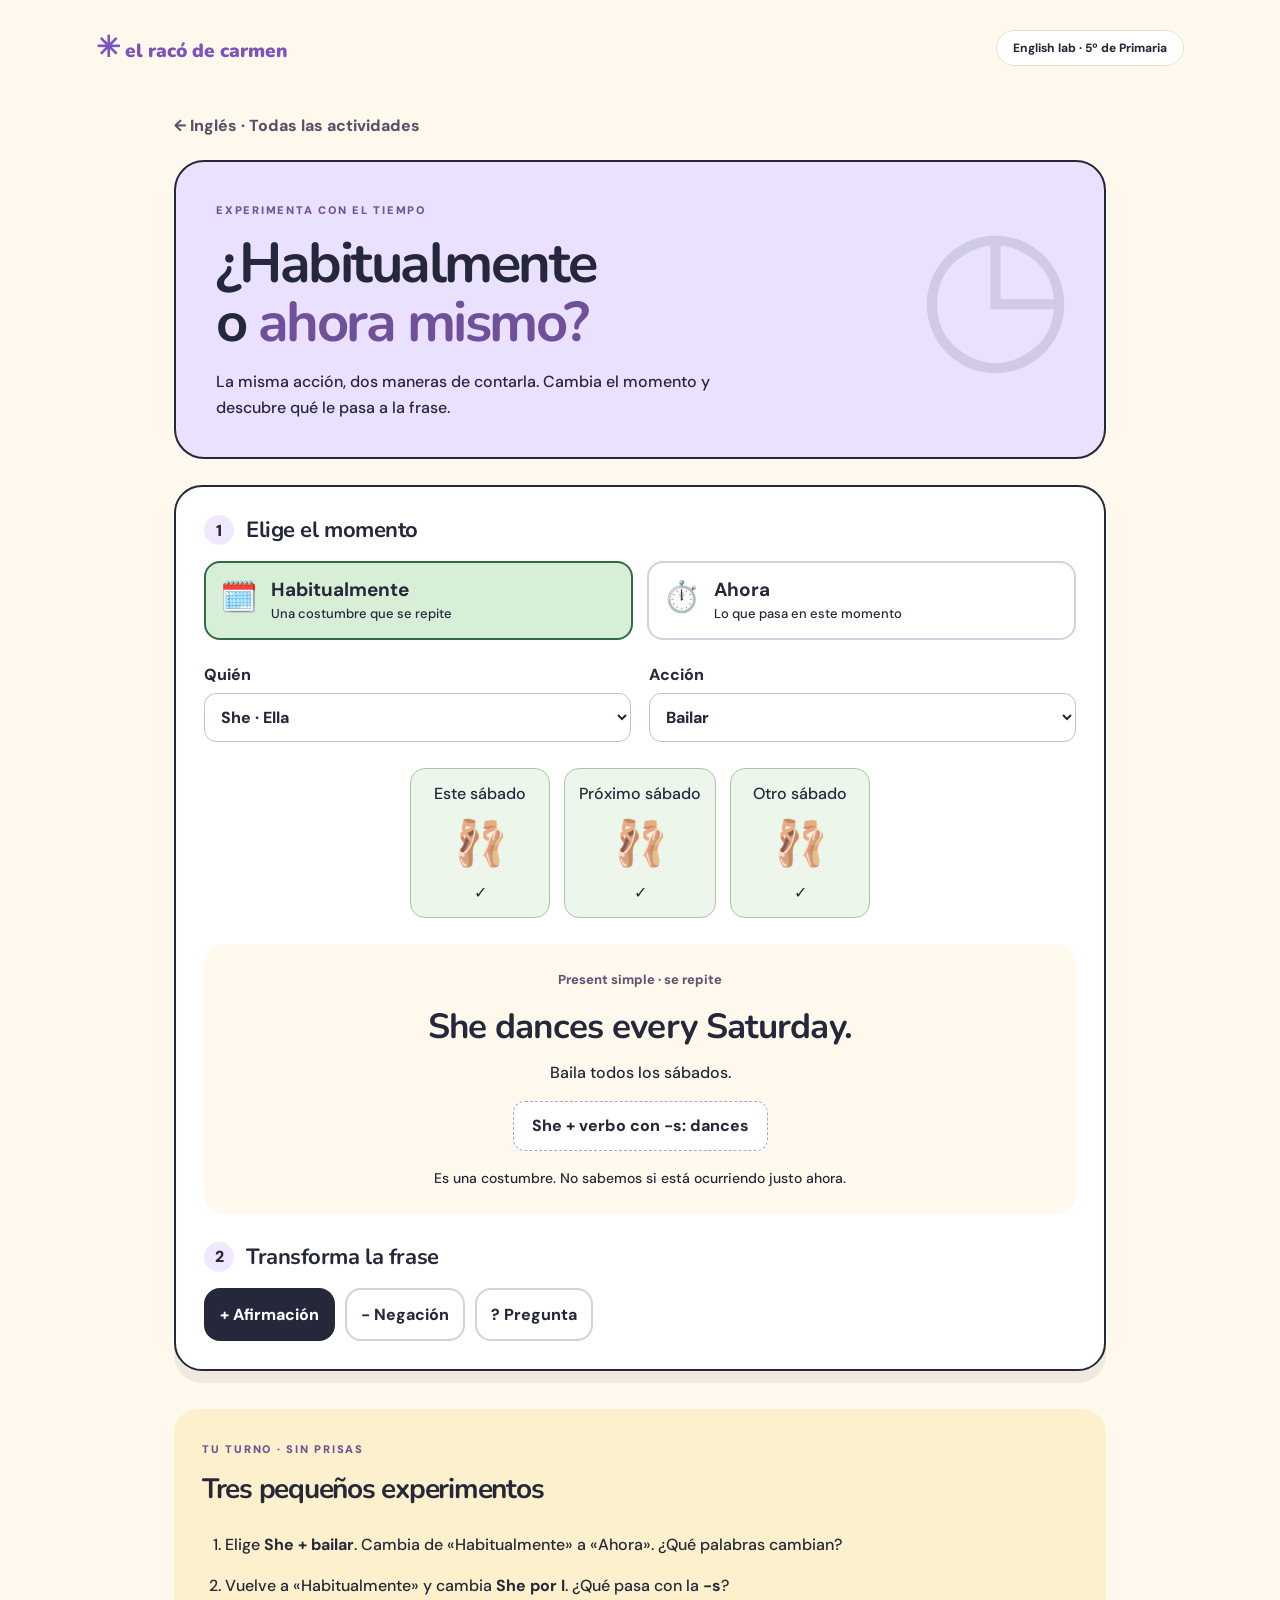
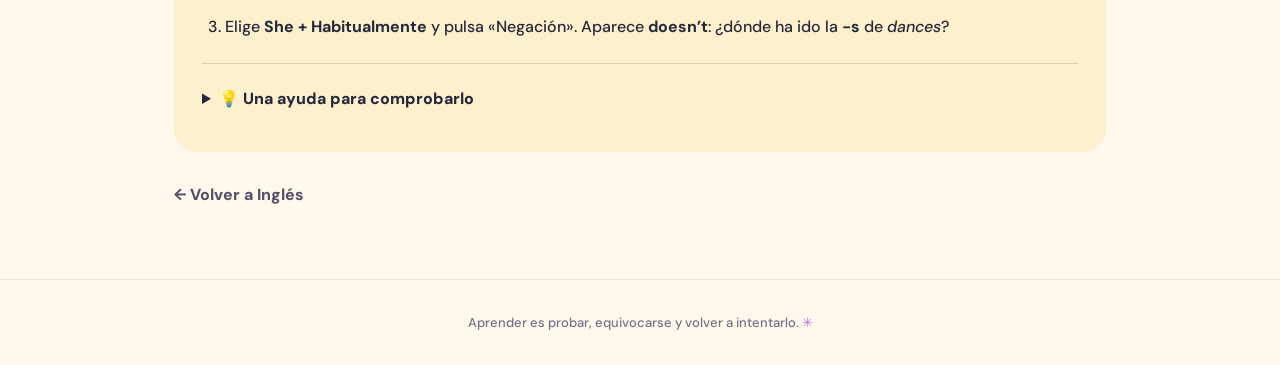
<file: ingles/present-simple-continuous/index.html>
<!doctype html>
<html lang="es"><head><meta charset="utf-8"><meta name="viewport" content="width=device-width,initial-scale=1"><meta name="theme-color" content="#fff9ed"><title>¿Siempre o ahora? · Inglés · El racó de Carmen</title><link rel="stylesheet" href="../../assets/style.css"><link rel="stylesheet" href="lab.css"></head><body>
<header class="top"><a class="logo" href="../../">✳ <span>el racó de carmen</span></a><span class="tag">English lab · 5º de Primaria</span></header>
<main class="labwrap"><a class="back" href="../">← Inglés · Todas las actividades</a>
<section class="intro"><span class="eyebrow">EXPERIMENTA CON EL TIEMPO</span><h1>¿Habitualmente<br>o <em>ahora mismo?</em></h1><p>La misma acción, dos maneras de contarla. Cambia el momento y descubre qué le pasa a la frase.</p><span class="intro-mark" aria-hidden="true">◷</span></section>
<div id="carmen-time-lab" class="laboratory">
<div class="step-label"><span>1</span><h2>Elige el momento</h2></div>
<div class="time-controls"><button type="button" data-time="routine" aria-pressed="true"><span aria-hidden="true">🗓️</span><strong>Habitualmente</strong><small>Una costumbre que se repite</small></button><button type="button" data-time="now" aria-pressed="false"><span aria-hidden="true">⏱️</span><strong>Ahora</strong><small>Lo que pasa en este momento</small></button></div>
<div class="selectors"><label for="ctl-person">Quién<select id="ctl-person"><option value="she">She · Ella</option><option value="I">I · Yo</option><option value="they">They · Ellos/as</option></select></label><label for="ctl-action">Acción<select id="ctl-action"><option value="dance">Bailar</option><option value="read">Leer</option><option value="swim">Nadar</option></select></label></div>
<div id="ctl-scene" class="scene" aria-label="La acción se repite cada semana"></div>
<div class="sentence-card" aria-live="polite" aria-atomic="true"><span class="tense" id="ctl-tense"></span><h2 id="ctl-sentence" lang="en"></h2><p id="ctl-spanish"></p><div id="ctl-detail" class="formula"></div><p id="ctl-notice" class="notice"></p></div>
<div class="step-label"><span>2</span><h2>Transforma la frase</h2></div><div class="form-controls" aria-label="Tipo de frase"><button type="button" data-form="positive" aria-pressed="true">+ Afirmación</button><button type="button" data-form="negative" aria-pressed="false">− Negación</button><button type="button" data-form="question" aria-pressed="false">? Pregunta</button></div>
</div>
<section class="try"><span class="eyebrow">TU TURNO · SIN PRISAS</span><h2>Tres pequeños experimentos</h2><ol><li>Elige <strong>She + bailar</strong>. Cambia de «Habitualmente» a «Ahora». ¿Qué palabras cambian?</li><li>Vuelve a «Habitualmente» y cambia <strong>She por I</strong>. ¿Qué pasa con la <strong>-s</strong>?</li><li>Elige <strong>She + Habitualmente</strong> y pulsa «Negación». Aparece <strong>doesn’t</strong>: ¿dónde ha ido la <strong>-s</strong> de <em>dances</em>?</li></ol><details><summary>💡 Una ayuda para comprobarlo</summary><p><span lang="en">She dances → She is dancing.</span> Para «ahora» necesitas <strong>is + dancing</strong>.</p><p><span lang="en">She dances → I dance.</span> Con <strong>I</strong>, el verbo no lleva esa -s.</p><p><span lang="en">She dances → She doesn’t dance.</span> Con <strong>doesn’t</strong>, el verbo vuelve a su forma base.</p></details></section>
<a class="back bottom" href="../">← Volver a Inglés</a></main><footer>Aprender es probar, equivocarse y volver a intentarlo. <span>✳</span></footer><script src="lab.js"></script></body></html>
</file>
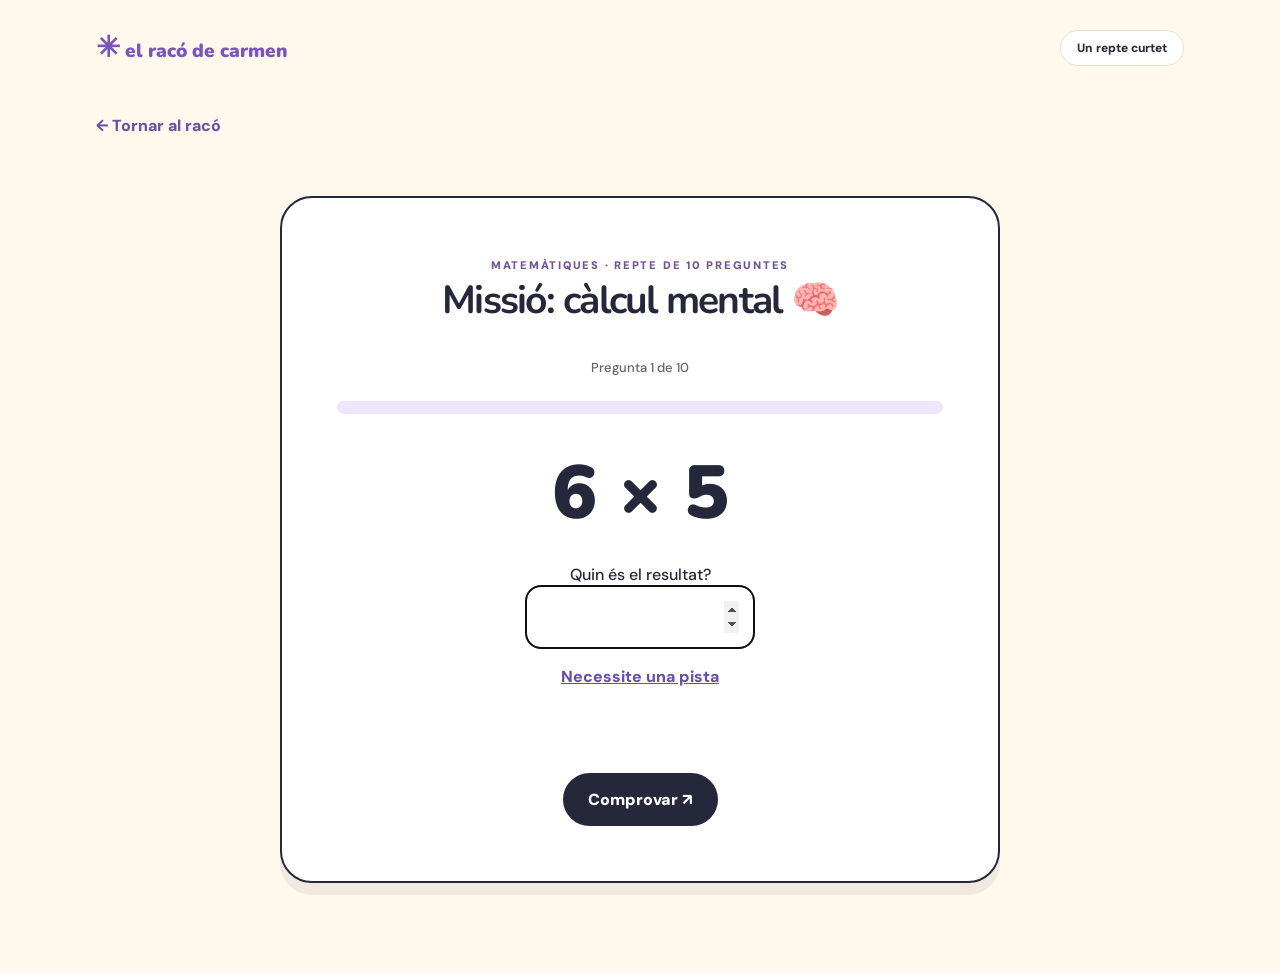
<file: matematiques/calcul-mental/index.html>
<!doctype html><html lang="ca"><head><meta charset="UTF-8"><meta name="viewport" content="width=device-width,initial-scale=1"><title>Missió: càlcul mental · El racó de Carmen</title><link rel="stylesheet" href="../../assets/style.css"><style>.game{max-width:720px;margin:40px auto 90px;background:#fff;border:2px solid #25283a;border-radius:32px;padding:clamp(24px,6vw,55px);box-shadow:var(--shadow);text-align:center}.back{display:inline-block;margin:20px 0;font-weight:800;color:#694fa4}.progress{height:13px;border-radius:20px;background:#eee7fb;margin:25px 0;overflow:hidden}.progress>div{height:100%;width:0;background:#9475d4;transition:width .25s}.q{font:900 clamp(44px,9vw,75px) Nunito;margin:28px 0 20px}.answer{font-size:28px;width:100%;max-width:230px;padding:14px;border:2px solid #282839;border-radius:15px;text-align:center}.action{background:#25283a;color:white;border:0;padding:16px 25px;border-radius:35px;font-weight:900;margin-top:20px;cursor:pointer}.action:disabled{opacity:.4}.feedback{min-height:65px;font-weight:700;line-height:1.6;padding:15px}.score{font-size:60px;font-weight:900;color:#7656b7}.helper{border:0;background:none;color:#674da7;font-weight:800;text-decoration:underline;cursor:pointer;margin-top:16px}.small{font-size:13px;color:#686274}.game h1{font-size:39px}.hide{display:none}</style></head><body><header class="top"><a class="logo" href="../../">✳ <span>el racó de carmen</span></a><span class="tag">Un repte curtet</span></header><main class="wrap"><a class="back" href="../../">← Tornar al racó</a><section class="game"><div id="playing"><span class="eyebrow">MATEMÀTIQUES · REPTE DE 10 PREGUNTES</span><h1>Missió: càlcul mental 🧠</h1><p class="small" id="counter" aria-live="polite">Pregunta 1 de 10</p><div class="progress"><div id="bar"></div></div><div class="q" id="question">…</div><label for="answer">Quin és el resultat?</label><div><input id="answer" class="answer" type="number" inputmode="numeric" autocomplete="off"></div><button class="helper" id="hint" type="button">Necessite una pista</button><div class="feedback" id="feedback" aria-live="polite"></div><button class="action" id="check">Comprovar ↗</button></div><div id="finished" class="hide"><span class="eyebrow">MISSIÓ COMPLETADA</span><h1>Ho has aconseguit! ✨</h1><div class="score" id="score"></div><p>El més important no és encertar-ho tot, sinó practicar i entendre.</p><button class="action" id="restart">Tornar a jugar ↗</button><p><a class="back" href="../../">Tornar a les aventures</a></p></div></section></main><script>
(()=>{'use strict';const $=id=>document.getElementById(id);let questions=[],idx=0,correct=0,locked=false;const random=(a,b)=>Math.floor(Math.random()*(b-a+1))+a;function make(){const kind=random(0,3);let a,b,operation,answer,hint;if(kind===0){a=random(15,95);b=random(10,85);operation=`${a} + ${b}`;answer=a+b;hint=`Descompon ${b} en desenes i unitats, i suma per parts.`}else if(kind===1){a=random(40,130);b=random(10,a);operation=`${a} − ${b}`;answer=a-b;hint=`Pots restar primer les desenes i després les unitats.`}else if(kind===2){a=random(2,9);b=random(3,12);operation=`${a} × ${b}`;answer=a*b;hint=`Pensa en ${a} grups de ${b}, o descompon un factor.`}else{b=random(2,9);answer=random(2,12);a=b*answer;operation=`${a} ÷ ${b}`;hint=`Quin nombre multiplicat per ${b} dona ${a}?`}return{operation,answer,hint}}function render(){locked=false;$('counter').textContent=`Pregunta ${idx+1} de 10`;$('bar').style.width=`${idx*10}%`;$('question').textContent=questions[idx].operation;$('answer').value='';$('answer').disabled=false;$('feedback').textContent='';$('check').textContent='Comprovar ↗';$('hint').disabled=false;$('answer').focus()}function start(){questions=Array.from({length:10},make);idx=0;correct=0;$('finished').classList.add('hide');$('playing').classList.remove('hide');render()}$('hint').onclick=()=>{$('feedback').textContent=questions[idx].hint};$('check').onclick=()=>{if(locked){idx++;if(idx===10){$('playing').classList.add('hide');$('finished').classList.remove('hide');$('score').textContent=`${correct}/10`;return}render();return}const value=$('answer').value.trim();if(!value){$('feedback').textContent='Escriu una resposta primer.';return}const right=Number(value)===questions[idx].answer;if(right)correct++;$('feedback').textContent=right?'Molt bé! Has trobat la resposta. ⭐':`Bon intent! El resultat és ${questions[idx].answer}. Pensa com podries arribar-hi.`;$('bar').style.width=`${(idx+1)*10}%`;$('answer').disabled=true;$('hint').disabled=true;locked=true;$('check').textContent=idx===9?'Vore el resultat ↗':'Següent pregunta →'};$('answer').addEventListener('keydown',e=>{if(e.key==='Enter')$('check').click()});$('restart').onclick=start;start()})();
</script></body></html>
</file>
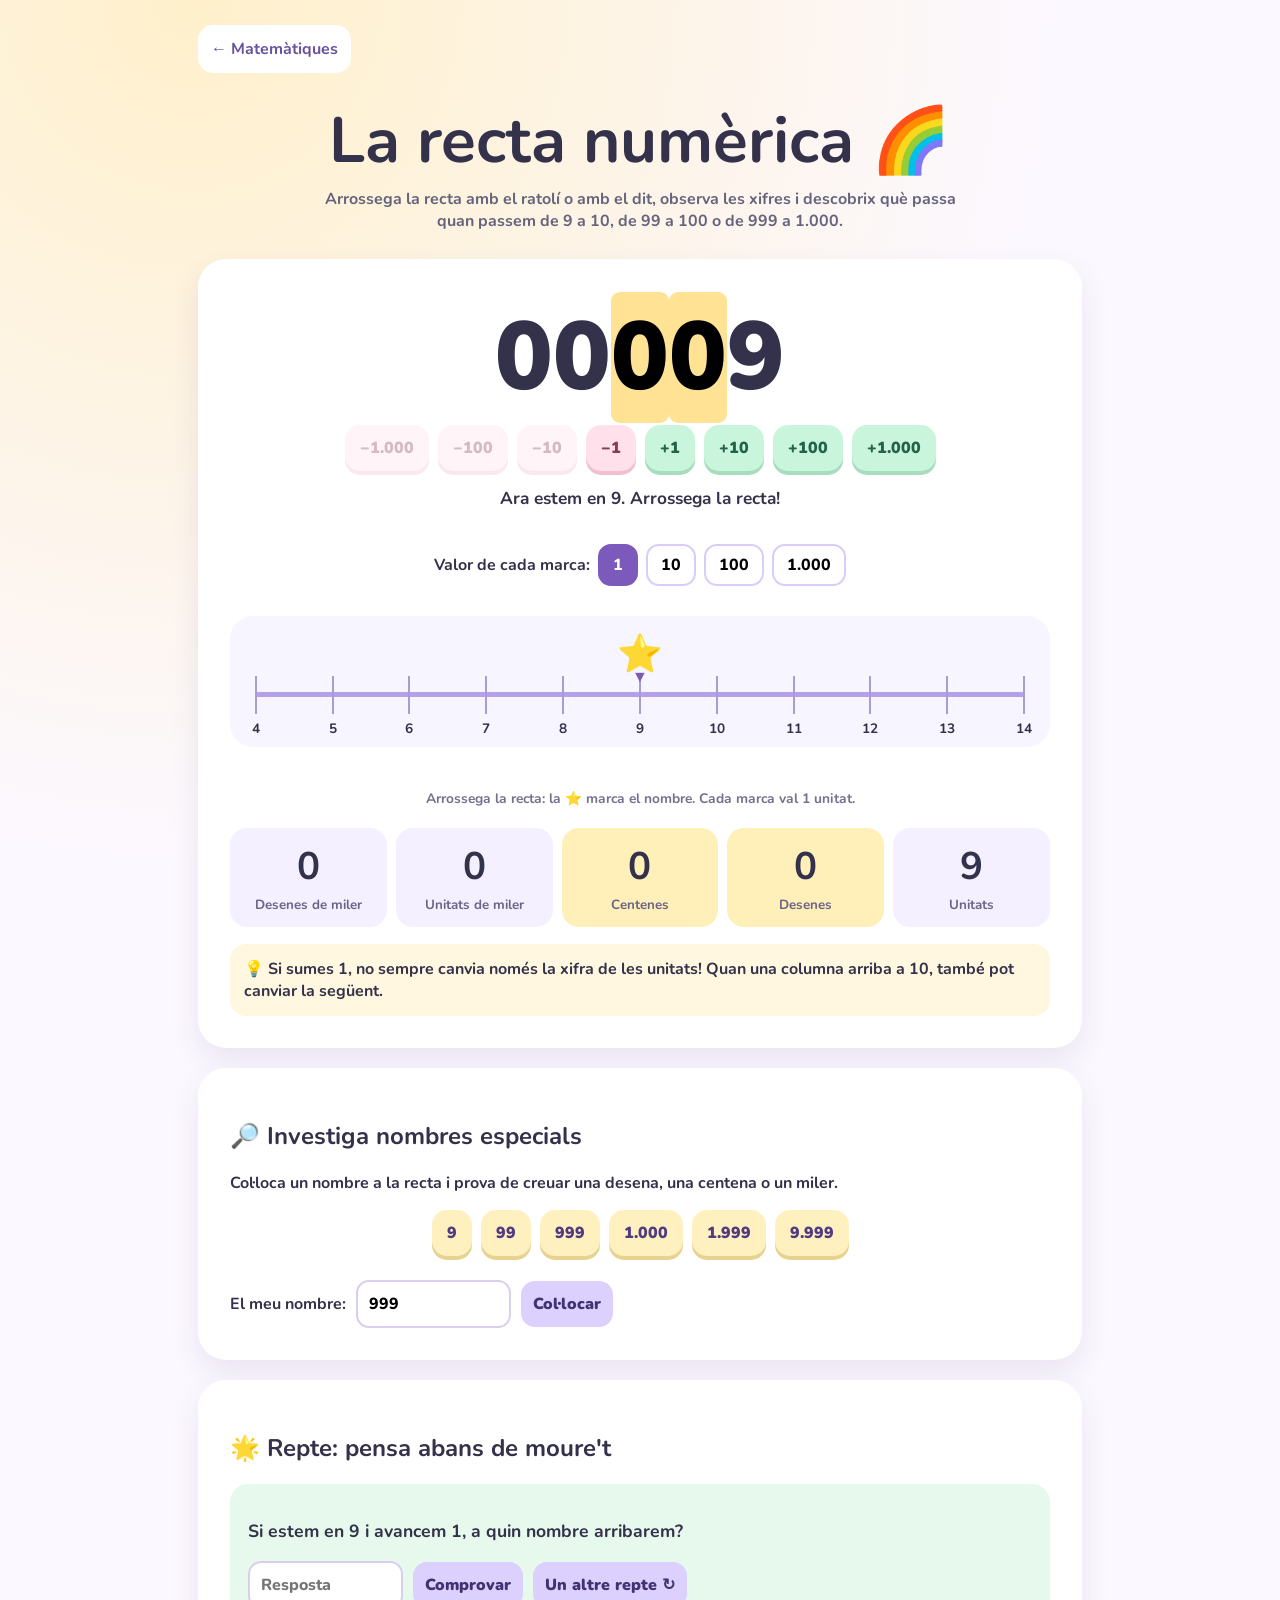
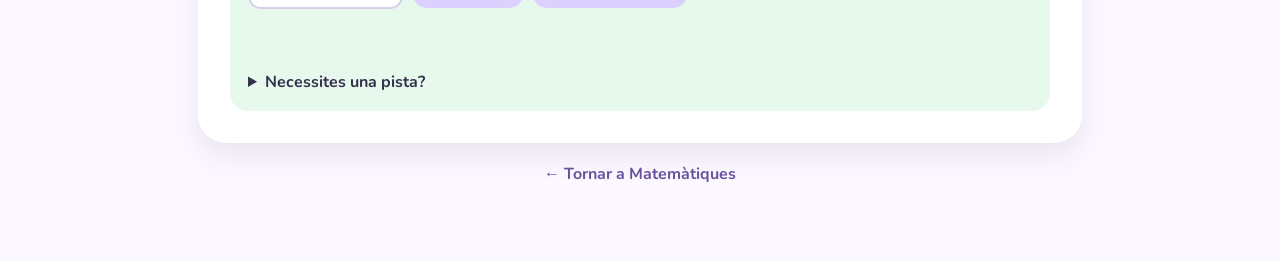
<file: matematiques/recta-numerica/index.html>
<!doctype html><html lang="ca"><head><meta charset="utf-8"><meta name="viewport" content="width=device-width,initial-scale=1"><title>La recta numèrica · El racó de Carmen</title><style>
@import url('https://fonts.googleapis.com/css2?family=Nunito:wght@500;700;800;900&display=swap');
*{box-sizing:border-box}body{margin:0;background:radial-gradient(circle at 15% 0,#fff0cb,transparent 40%),#fcf8ff;color:#34314b;font:700 16px Nunito,Arial,sans-serif}main{max-width:920px;margin:auto;padding:15px 18px 60px}a{color:#69519f;text-decoration:none}.back{display:inline-block;padding:13px;background:white;border-radius:15px;margin:10px 0}h1{text-align:center;font-size:clamp(2.3rem,6vw,4rem);line-height:1.2;margin:20px 0 8px}.lead{text-align:center;color:#66647c;margin:0 auto 27px;max-width:670px}.card{border-radius:28px;padding:clamp(18px,4vw,32px);background:#fff;margin:20px 0;box-shadow:0 12px 28px #534c7d1c}.number{text-align:center;font-weight:900;font-size:clamp(3.2rem,10vw,6rem);font-variant-numeric:tabular-nums;line-height:1.4}.number mark{border-radius:9px;background:#ffe294}.buttons,.examples,.digits,.buttons2{display:flex;justify-content:center;gap:9px;flex-wrap:wrap}.buttons button,.examples button,.buttons2 button{font:900 1rem Nunito;border:0;border-radius:15px;padding:12px 15px;cursor:pointer;background:#e9deff;color:#503b81;box-shadow:0 4px #cfc0f2}.buttons button.plus{background:#c9f5dc;color:#236449;box-shadow:0 4px #a7ddbd}.buttons button.minus{background:#ffe0eb;color:#863c59;box-shadow:0 4px #f2bfd0}button:disabled{opacity:.35;cursor:not-allowed}.explain{text-align:center;min-height:55px;padding:16px 0;font-size:1.08rem}.axis{position:relative;margin:30px 0 42px;padding:76px 10px 50px;border-radius:23px;background:#f7f5ff}.line{height:5px;background:#b4a1e9;position:relative;margin:0 15px}.ticks{display:flex;justify-content:space-between;position:absolute;top:-16px;left:0;right:0}.tick{width:2px;height:38px;background:#a99bd5;position:relative}.tick b{position:absolute;top:43px;left:50%;transform:translateX(-50%);white-space:nowrap;font-size:clamp(.6rem,1.6vw,.85rem)}.tick.now{background:#5a419b;height:46px;width:4px}.pointer{position:absolute;top:-63px;left:50%;transform:translateX(-50%);font-size:2.3rem;z-index:2;pointer-events:none}.axis{touch-action:pan-y;cursor:grab;user-select:none;overflow:hidden}.axis.dragging{cursor:grabbing}.ticks{will-change:transform}.scale-controls{display:flex;flex-wrap:wrap;gap:8px;align-items:center;justify-content:center;margin:18px 0}.scale-controls button{font:800 1rem Nunito;border:2px solid #d9ccfb;border-radius:13px;background:#fff;padding:8px 13px;cursor:pointer}.scale-controls button.selected{background:#7b5abb;color:#fff;border-color:#7b5abb}.pointer:after{content:'▼';color:#785cb6;display:block;font-size:1rem;text-align:center;margin-top:-13px}.scale{text-align:center;color:#76708e;font-size:.86rem}.digits{margin-top:20px}.digit{flex:1 1 110px;text-align:center;background:#f5f0ff;padding:12px 4px;border-radius:17px}.digit.mark{background:#ffefb9}.digit b{display:block;font-size:2.4rem}.digit small{color:#6c6386}.examples button{background:#fff0bf;box-shadow:0 4px #e7d38f}input{padding:11px;border-radius:13px;border:2px solid #d9cfec;width:155px;font:800 1rem Nunito}.custom{display:flex;gap:10px;flex-wrap:wrap;align-items:center;margin-top:24px}.custom button,.quiz button{border:0;border-radius:14px;padding:12px;background:#dcd0ff;color:#433271;font:900 1rem Nunito;cursor:pointer}.quiz{background:#e7f9ed;padding:18px;border-radius:18px}.quiz p{font-size:1.1rem}.quiz .custom{margin-top:12px}.msg{min-height:32px;margin-top:12px}.tip{background:#fff7df;padding:14px;border-radius:16px;margin-top:17px}@media(max-width:570px){.tick:nth-child(even) b{display:none}.buttons button{flex:1 1 23%}.digit{flex-basis:27%}}</style></head><body><main>
<a class="back" href="../">← Matemàtiques</a><h1>La recta numèrica 🌈</h1><p class="lead">Arrossega la recta amb el ratolí o amb el dit, observa les xifres i descobrix què passa quan passem de 9 a 10, de 99 a 100 o de 999 a 1.000.</p>
<section class="card"><div class="number" id="num" aria-live="polite"></div><div class="buttons" id="jumps"></div><div class="explain" id="explain">Què passarà si sumes una unitat a 999?</div><div class="scale-controls" id="scaleButtons" aria-label="Escala de la recta"></div><div class="axis" id="axis" aria-label="Recta numèrica lliscant; arrossega per canviar el nombre"><div class="line"><div class="ticks" id="ticks"></div><div class="pointer" id="pointer">⭐</div></div></div><p class="scale" id="scale"></p><div class="digits" id="digits"></div><div class="tip">💡 Si sumes 1, no sempre canvia només la xifra de les unitats! Quan una columna arriba a 10, també pot canviar la següent.</div></section>
<section class="card"><h2>🔎 Investiga nombres especials</h2><p>Col·loca un nombre a la recta i prova de creuar una desena, una centena o un miler.</p><div class="examples" id="examples"></div><div class="custom"><label for="chosen">El meu nombre:</label><input id="chosen" type="number" min="0" max="99999" value="999"><button id="put">Col·locar</button></div></section>
<section class="card"><h2>🌟 Repte: pensa abans de moure't</h2><div class="quiz"><p id="question"></p><div class="custom"><input id="answer" aria-label="La meua resposta" type="number" min="0" max="99999" placeholder="Resposta"><button id="check">Comprovar</button><button id="next">Un altre repte ↻</button></div><p class="msg" id="feedback" aria-live="polite"></p><details><summary>Necessites una pista?</summary><p>Fes primer els salts amb els botons de la recta i fixa't en les columnes que canvien.</p></details></div></section><p style="text-align:center"><a href="../">← Tornar a Matemàtiques</a></p>
</main><script>
(()=>{
let value=999,prev=null,challenge,idx=0,unit=1,drag=null;
const max=99999,$=id=>document.getElementById(id),fmt=n=>n.toLocaleString('ca-ES'),digits=n=>String(n).padStart(5,'0').split(''),names=['Desenes de miler','Unitats de miler','Centenes','Desenes','Unitats'];
const steps=[-1000,-100,-10,-1,1,10,100,1000];
$('jumps').innerHTML=steps.map(n=>'<button class="'+(n<0?'minus':'plus')+'" data-step="'+n+'">'+(n>0?'+':'−')+fmt(Math.abs(n))+'</button>').join('');
$('examples').innerHTML=[9,99,999,1000,1999,9999].map(n=>'<button data-value="'+n+'">'+fmt(n)+'</button>').join('');
$('scaleButtons').innerHTML='<strong>Valor de cada marca:</strong> '+[1,10,100,1000].map(n=>'<button data-unit="'+n+'">'+fmt(n)+'</button>').join('');
function intervalPixels(){return Math.max(1,$('axis').querySelector('.line').getBoundingClientRect().width/10)}
function drawAxis(shift=0){let labels=Array.from({length:13},(_,i)=>value+(i-6)*unit);
$('ticks').innerHTML=labels.map(n=>'<span class="tick"><b>'+(n>=0&&n<=max?fmt(n):'·')+'</b></span>').join('');
const ts=$('ticks');ts.style.left='-10%';ts.style.right='-10%';ts.style.transform='translateX('+shift+'px)';
$('scale').textContent='Arrossega la recta: la ⭐ marca el nombre. Cada marca val '+fmt(unit)+' '+(unit===1?'unitat.':'unitats.');
document.querySelectorAll('[data-unit]').forEach(b=>{b.classList.toggle('selected',Number(b.dataset.unit)===unit);b.setAttribute('aria-pressed',Number(b.dataset.unit)===unit?'true':'false')})}
function render(){const a=digits(value),b=prev===null?a:digits(prev);$('num').innerHTML=a.map((d,i)=>a[i]!==b[i]?'<mark>'+d+'</mark>':d).join('');$('digits').innerHTML=a.map((d,i)=>'<div class="digit '+(d!==b[i]?'mark':'')+'"><b>'+d+'</b><small>'+names[i]+'</small></div>').join('');document.querySelectorAll('[data-step]').forEach(b=>b.disabled=value+Number(b.dataset.step)<0||value+Number(b.dataset.step)>max)}
function set(n,delta=null){if(!Number.isInteger(n)||n<0||n>max){$('explain').textContent='Tria un nombre enter entre 0 i 99.999.';return}prev=value;value=n;render();drawAxis();const changed=digits(prev).filter((d,i)=>d!==digits(value)[i]).length;
$('explain').textContent=delta===null?'Ara estem en '+fmt(value)+'. Arrossega la recta!':fmt(prev)+(delta>=0?' + ':' − ')+fmt(Math.abs(delta))+' = '+fmt(value)+'. '+(changed===1?'Ha canviat 1 xifra.':'Han canviat '+changed+' xifres.')+' Mira les columnes grogues.'}
$('axis').addEventListener('pointerdown',e=>{if(e.button!==0&&e.pointerType==='mouse')return;drag={x:e.clientX,start:value};$('axis').setPointerCapture(e.pointerId);$('axis').classList.add('dragging');});
$('axis').addEventListener('pointermove',e=>{if(!drag)return;const px=intervalPixels(),dx=e.clientX-drag.x,raw=-dx/px;
const move=Math.round(raw),n=Math.max(0,Math.min(max,drag.start+move*unit));
prev=value;value=n;render();
const remainder=dx+(value-drag.start)/unit*px;
drawAxis(Math.max(-px/2,Math.min(px/2,remainder)));
$('explain').textContent='La ⭐ assenyala '+fmt(value)+'. Desplaça la recta a esquerra o dreta.'});
function stop(){if(!drag)return;drag=null;$('axis').classList.remove('dragging');drawAxis()}
$('axis').addEventListener('pointerup',stop);$('axis').addEventListener('pointercancel',stop);$('axis').addEventListener('lostpointercapture',stop);
document.querySelectorAll('[data-step]').forEach(b=>b.onclick=()=>{let d=Number(b.dataset.step);unit=Math.abs(d);set(value+d,d)});
document.querySelectorAll('[data-value]').forEach(b=>b.onclick=()=>{let n=Number(b.dataset.value);$('chosen').value=n;set(n)});
document.querySelectorAll('[data-unit]').forEach(b=>b.onclick=()=>{unit=Number(b.dataset.unit);drawAxis()});
$('put').onclick=()=>{let raw=$('chosen').value;if(raw.trim()==='')return $('explain').textContent='Escriu primer un nombre.';set(Number(raw))};
const bank=[[9,1],[99,1],[999,1],[1000,-1],[1999,1],[9999,1],[990,10],[4030,-10],[1500,100],[5050,-100]];
function next(){const [start,step]=bank[idx++%bank.length];challenge={start,step};unit=Math.abs(step);$('question').textContent='Si estem en '+fmt(start)+' i '+(step>=0?'avancem ':'retrocedim ')+fmt(Math.abs(step))+', a quin nombre arribarem?';$('answer').value='';$('feedback').textContent='';set(start)}
$('check').onclick=()=>{if($('answer').value.trim()==='')return $('feedback').textContent='Escriu una resposta abans de comprovar.';const correct=challenge.start+challenge.step;if(Number($('answer').value)===correct){$('feedback').textContent='Molt bé! Has descobert el canvi. 🌟';set(correct,challenge.step)}else $('feedback').textContent='Encara no. Prova a arrossegar la recta i torna-ho a intentar.'};
$('next').onclick=next;next()})();
</script></body></html>
</file>
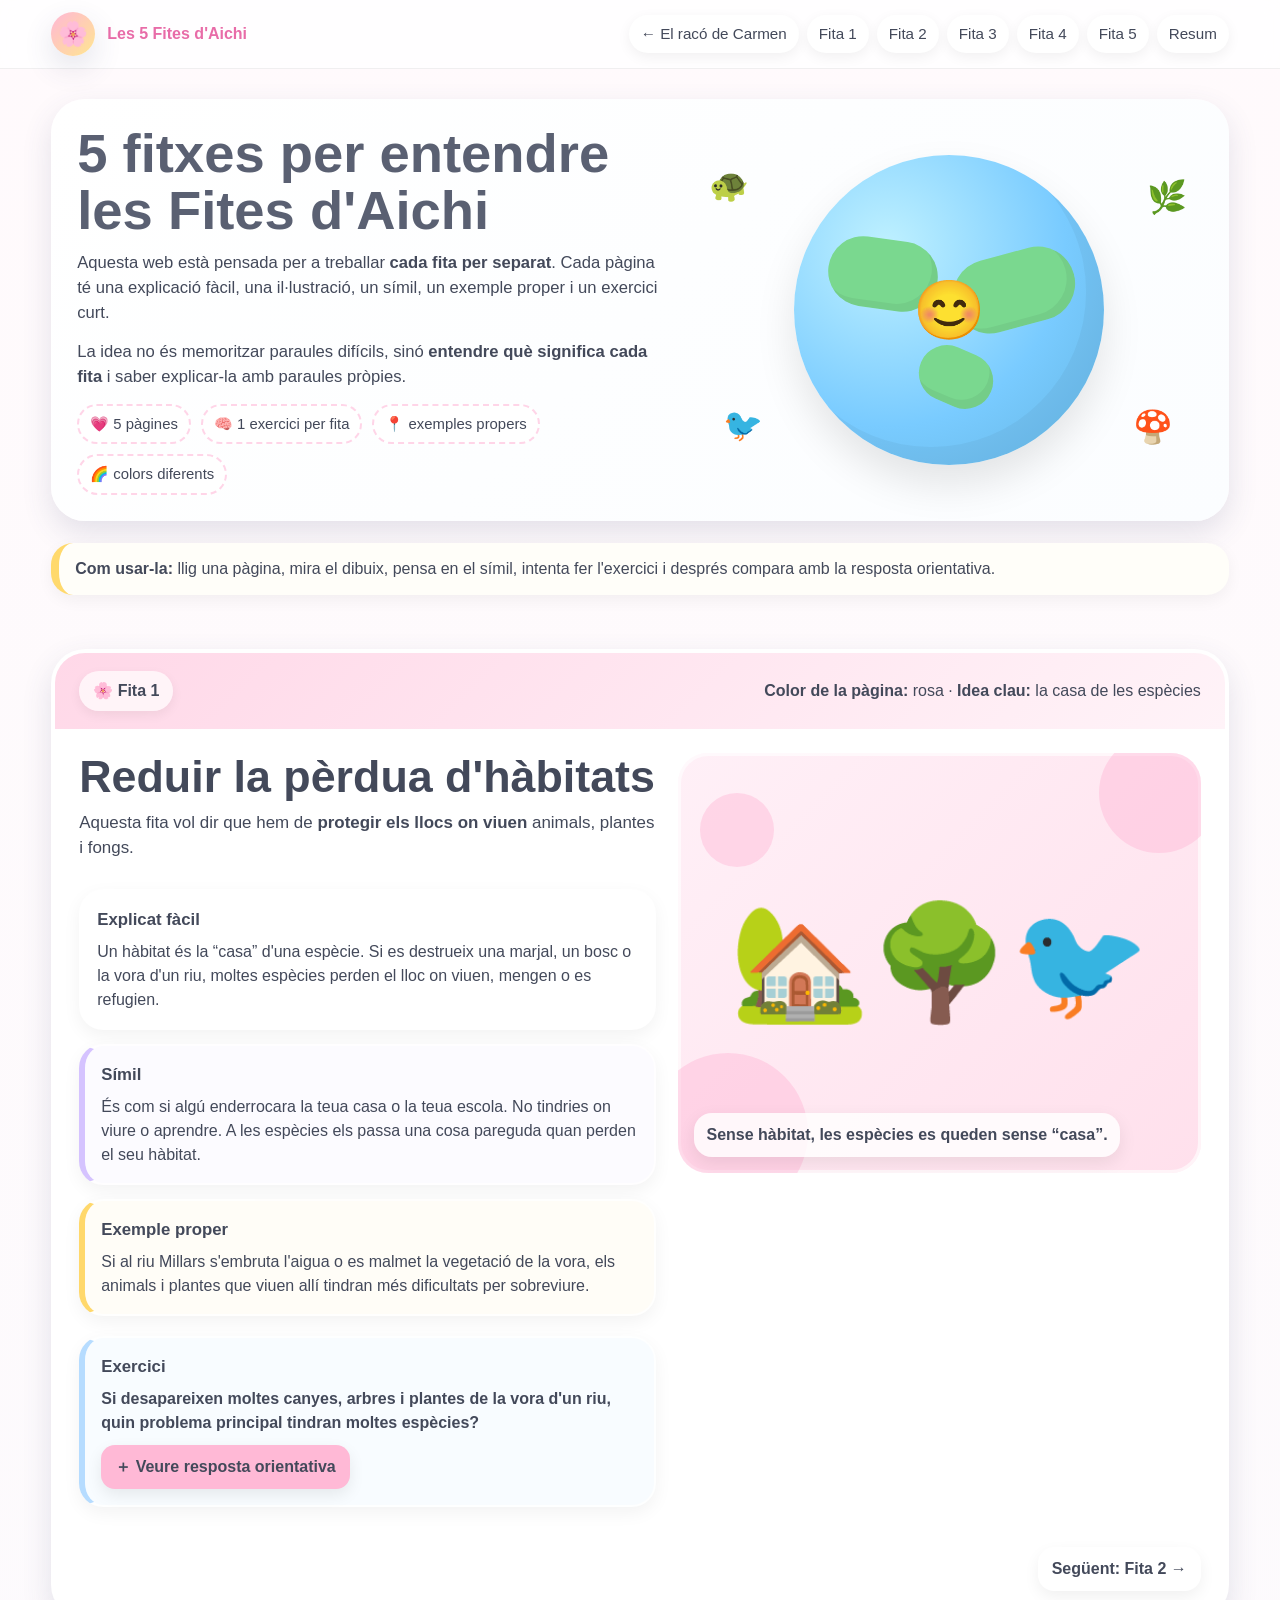
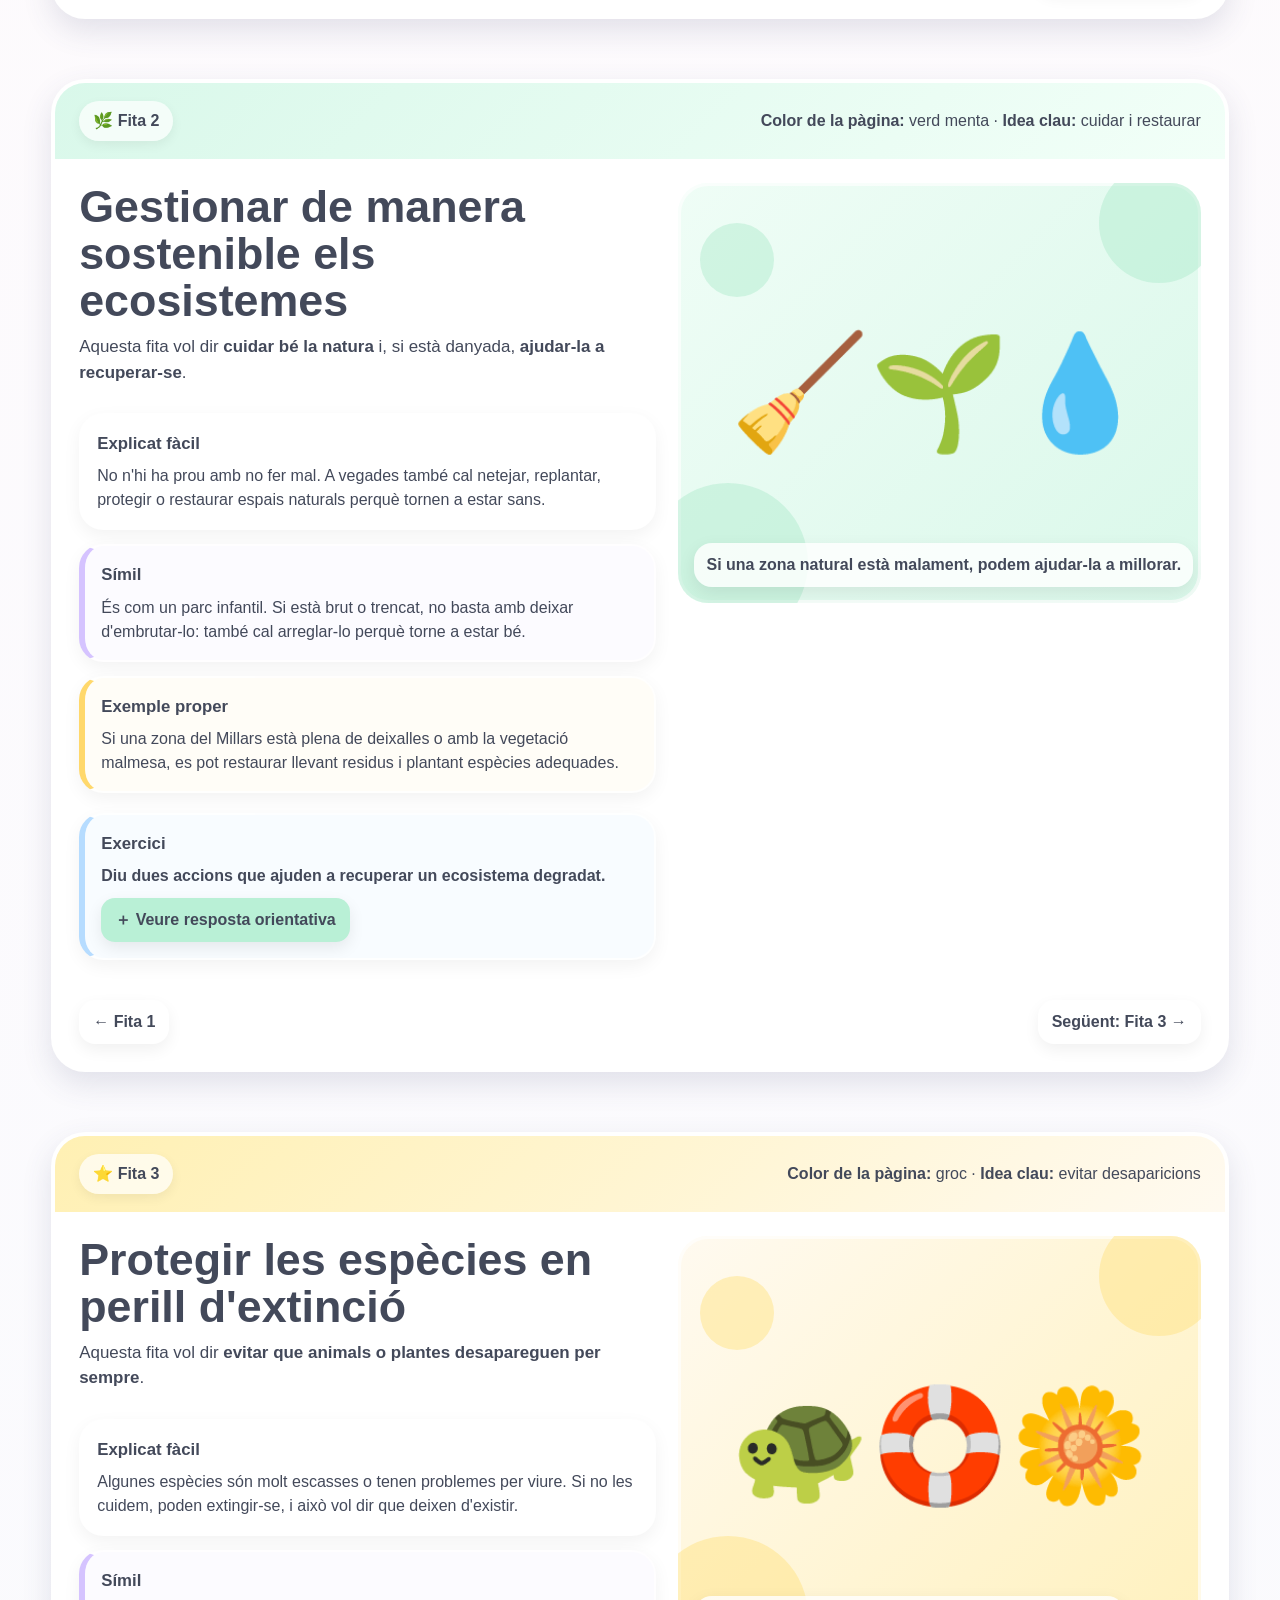
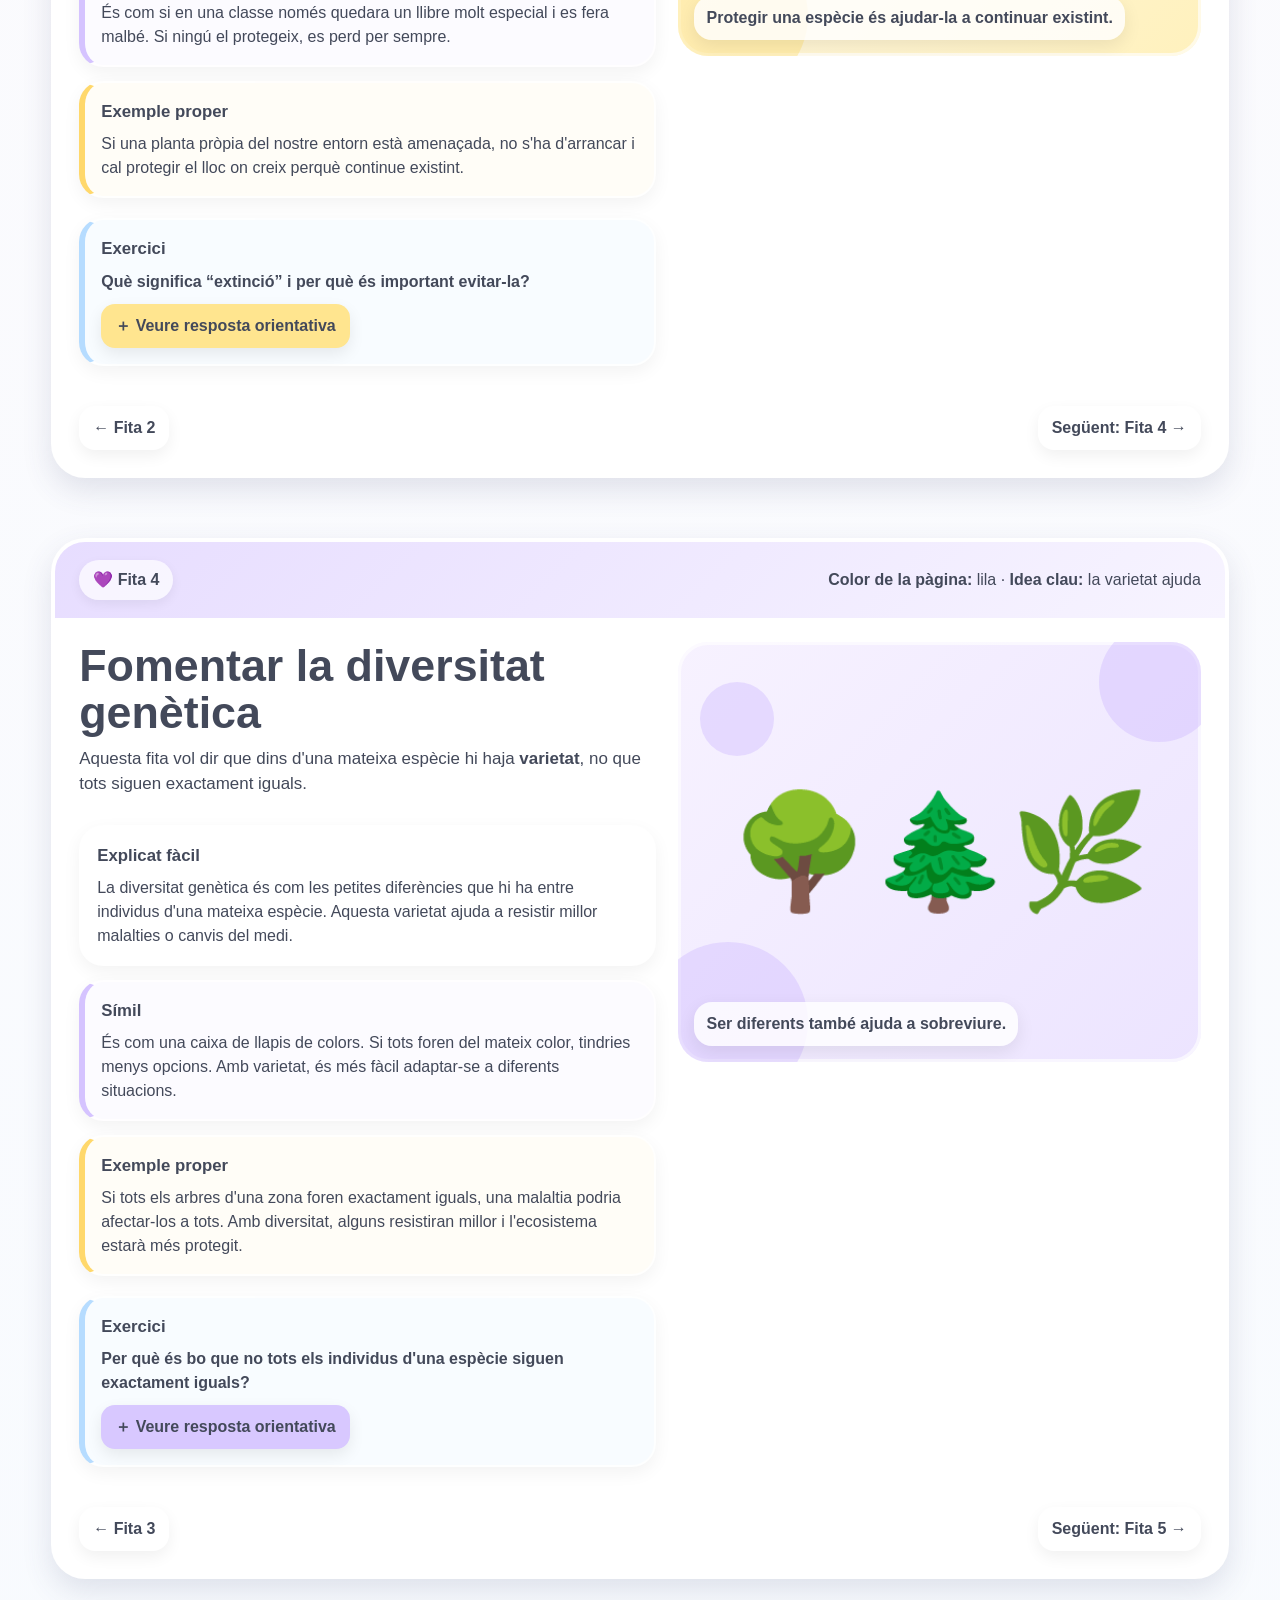
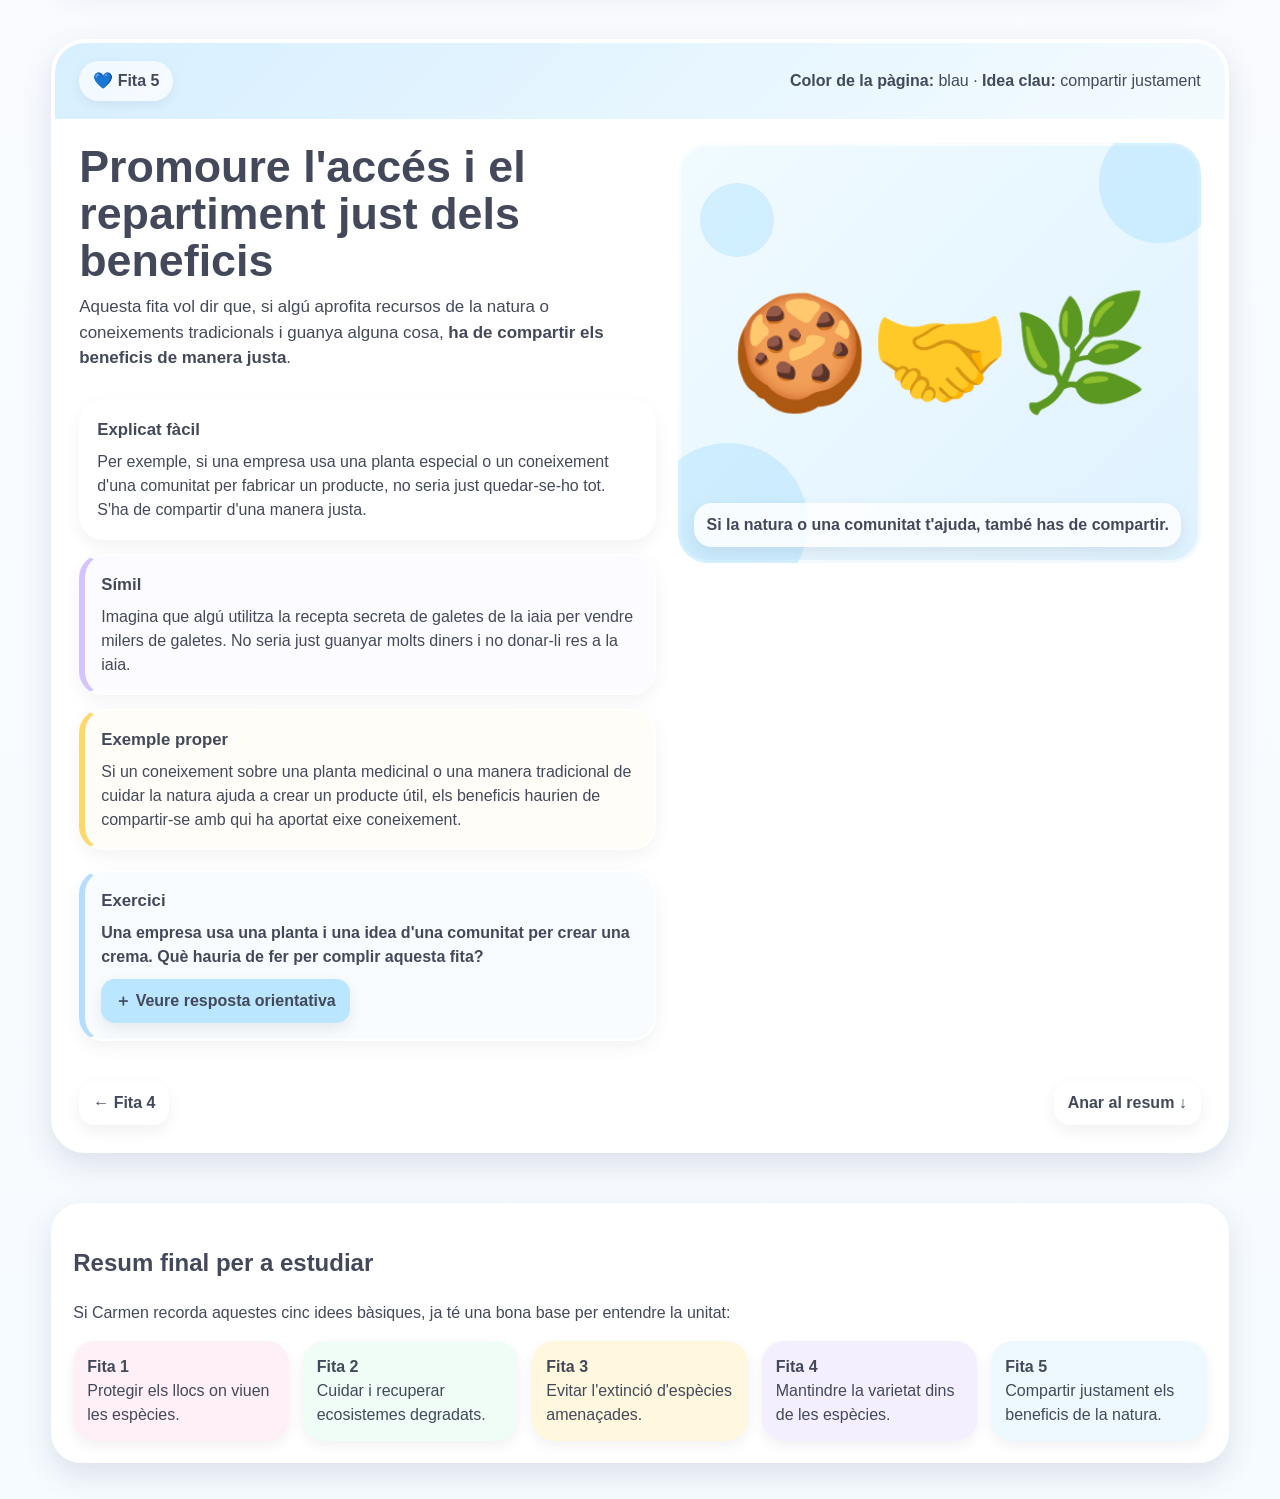
<file: medi/fites-aichi/index.html>
<html lang="ca">
<head>
  <meta charset="UTF-8" />
  <meta name="viewport" content="width=device-width, initial-scale=1.0" />
  <title>Les 5 Fites d'Aichi · Fitxes visuals</title>
  <style>
    :root{
      --ink:#43495a;
      --muted:#697084;
      --paper:#ffffff;
      --shadow:0 12px 30px rgba(61, 73, 110, .14);
      --radius:28px;
      --pink:#ffd8e8;
      --pink-2:#fff3f8;
      --mint:#d9f8ea;
      --mint-2:#f2fff8;
      --yellow:#fff0b3;
      --yellow-2:#fffaf0;
      --lav:#e7ddff;
      --lav-2:#f7f4ff;
      --blue:#d7efff;
      --blue-2:#f4fbff;
    }

    *{box-sizing:border-box}
    html{scroll-behavior:smooth}
    body{
      margin:0;
      color:var(--ink);
      font-family:"Trebuchet MS","Comic Sans MS","Segoe UI",Arial,sans-serif;
      background:linear-gradient(180deg,#fffafc,#f6fbff);
      line-height:1.5;
    }

    .topbar{
      position:sticky;
      top:0;
      z-index:100;
      backdrop-filter: blur(10px);
      background:rgba(255,255,255,.78);
      border-bottom:1px solid rgba(0,0,0,.06);
    }

    .wrap{width:min(1180px,92vw); margin:0 auto;}

    .topbar .wrap{
      display:flex; gap:16px; align-items:center; justify-content:space-between;
      flex-wrap:wrap; padding:12px 0;
    }

    .brand{display:flex; gap:12px; align-items:center; font-weight:900; color:#e86ca8;}
    .brand-icon{
      width:44px;height:44px;border-radius:50%; display:grid;place-items:center;
      background:linear-gradient(135deg,#ffb7d6,#ffe690); box-shadow:var(--shadow); font-size:24px;
    }

    .nav{display:flex; flex-wrap:wrap; gap:8px}
    .nav a{
      text-decoration:none; color:var(--ink); background:#fff; border-radius:999px;
      padding:8px 12px; font-size:.95rem; box-shadow:0 4px 14px rgba(0,0,0,.06);
    }

    .hero{padding:30px 0 18px}
    .hero-box{
      background:linear-gradient(135deg,#ffffff,#fbfdff);
      border-radius:34px; box-shadow:var(--shadow); padding:26px;
      display:grid; grid-template-columns:1.08fr .92fr; gap:22px; align-items:center;
    }
    .hero h1{font-size:clamp(2rem,5vw,3.4rem); line-height:1.05; margin:0 0 12px; color:#5a6072}
    .hero p{font-size:1.04rem; margin:0 0 14px}
    .hero .tags{display:flex; flex-wrap:wrap; gap:10px; margin-top:12px}
    .tag{background:#fff; border:2px dashed #ffd5e8; border-radius:999px; padding:7px 11px; font-size:.93rem}

    .hero-illus{
      min-height:250px; position:relative; display:grid; place-items:center;
    }
    .planet{
      width:min(310px,70vw); aspect-ratio:1; border-radius:50%;
      background:radial-gradient(circle at 30% 30%, #bff1ff, #79cbff 58%, #63b4e1 100%);
      position:relative; box-shadow:inset -18px -18px 0 rgba(0,0,0,.04), 0 20px 40px rgba(0,0,0,.10);
      overflow:hidden;
    }
    .land{position:absolute; background:#7ad88f; border-radius:44px; box-shadow: inset -7px -7px 0 rgba(0,0,0,.05)}
    .l1{width:110px; height:70px; left:34px; top:84px; transform:rotate(8deg)}
    .l2{width:124px; height:74px; right:28px; top:98px; transform:rotate(-15deg)}
    .l3{width:76px; height:56px; left:124px; bottom:60px; transform:rotate(23deg)}
    .planet-face{position:absolute; inset:0; display:grid; place-items:center; font-size:58px}
    .float{position:absolute; font-size:2rem; animation:bob 3s ease-in-out infinite}
    .f1{left:14px; top:6px} .f2{right:16px; top:18px; animation-delay:.4s}
    .f3{left:28px; bottom:16px; animation-delay:.9s} .f4{right:30px; bottom:14px; animation-delay:1.2s}
    @keyframes bob{50%{transform:translateY(-10px) rotate(5deg)}}

    .guide{
      margin:22px 0 6px; background:#fffef9; border-left:8px solid #ffd96c; border-radius:22px;
      padding:14px 16px; box-shadow:0 5px 16px rgba(0,0,0,.05)
    }

    .page{
      min-height:100vh; display:flex; align-items:center; padding:30px 0;
      page-break-after:always;
    }

    .sheet{
      width:100%; background:var(--paper); border-radius:34px; box-shadow:var(--shadow);
      overflow:hidden; border:4px solid rgba(255,255,255,.75);
    }

    .sheet-head{
      padding:18px 24px; display:flex; justify-content:space-between; align-items:center; gap:14px; flex-wrap:wrap;
    }

    .badge{
      display:inline-flex; align-items:center; gap:10px; background:rgba(255,255,255,.7); padding:8px 14px;
      border-radius:999px; font-weight:900; font-size:1rem; box-shadow:0 4px 12px rgba(0,0,0,.06)
    }

    .sheet-body{
      padding:24px;
      display:grid; grid-template-columns:1.05fr .95fr; gap:22px; align-items:start;
    }

    .title{font-size:clamp(1.8rem,4vw,2.8rem); line-height:1.05; margin:0 0 10px}
    .lead{font-size:1.06rem; margin:0 0 14px}

    .grid{display:grid; gap:14px}

    .box{
      background:#fff; border-radius:24px; padding:16px; box-shadow:0 6px 18px rgba(0,0,0,.05);
      border:2px solid rgba(255,255,255,.8)
    }
    .box h3{margin:0 0 8px; font-size:1.05rem}
    .box p{margin:0}

    .visual{
      min-height:420px; border-radius:30px; padding:18px; position:relative; overflow:hidden;
      display:flex; align-items:center; justify-content:center;
      box-shadow:inset 0 0 0 3px rgba(255,255,255,.65);
    }

    .visual .big{font-size:7rem; position:relative; z-index:2}
    .visual .label{
      position:absolute; bottom:16px; left:16px; background:rgba(255,255,255,.82);
      border-radius:18px; padding:10px 12px; font-weight:700; box-shadow:0 6px 18px rgba(0,0,0,.08); z-index:2;
    }

    .bubble, .bubble2, .bubble3{
      position:absolute; border-radius:50%; opacity:.45;
    }
    .bubble{width:120px;height:120px; top:-20px; right:-18px}
    .bubble2{width:160px;height:160px; bottom:-40px; left:-30px}
    .bubble3{width:74px;height:74px; top:40px; left:22px}

    .exercise{
      margin-top:6px;
    }
    .question{font-weight:700; margin-bottom:10px}
    .reveal{
      border:none; border-radius:14px; padding:10px 14px; font-weight:800; cursor:pointer;
      box-shadow:0 6px 16px rgba(0,0,0,.08)
    }
    .solution summary{
      display:inline-block; list-style:none; border-radius:14px; padding:10px 14px;
      font-weight:800; cursor:pointer; box-shadow:0 6px 16px rgba(0,0,0,.08);
      background:#dcecfb; user-select:none;
    }
    .solution summary::-webkit-details-marker{display:none}
    .solution summary::before{content:"＋ "; font-weight:900}
    .solution[open] summary::before{content:"− "}
    .solution[open] summary{margin-bottom:12px}
    .answer{
      display:block; margin-top:12px; padding:12px 14px; border-radius:16px;
      background:#f8fbff; border:2px dashed #d7e7f6;
    }

    .pager{display:flex; justify-content:space-between; gap:12px; flex-wrap:wrap; margin-top:16px}
    .pager a{
      text-decoration:none; color:var(--ink); background:#fff; border-radius:16px; padding:10px 14px; font-weight:800;
      box-shadow:0 6px 16px rgba(0,0,0,.06)
    }

    .summary{padding:20px 0 36px}
    .summary-card{background:#fff; border-radius:30px; box-shadow:var(--shadow); padding:22px}
    .summary-grid{display:grid; grid-template-columns:repeat(auto-fit,minmax(180px,1fr)); gap:14px; margin-top:14px}
    .mini{border-radius:22px; padding:14px; color:var(--ink); box-shadow:0 5px 14px rgba(0,0,0,.06)}

    /* Theme colors */
    .theme1 .sheet-head{background:linear-gradient(135deg,var(--pink),var(--pink-2))}
    .theme1 .visual{background:linear-gradient(135deg,#fff0f7,#ffe0ec)}
    .theme1 .bubble,.theme1 .bubble2,.theme1 .bubble3{background:#ffb6d4}
    .theme1 .solution summary{background:#ffb9d6}

    .theme2 .sheet-head{background:linear-gradient(135deg,var(--mint),var(--mint-2))}
    .theme2 .visual{background:linear-gradient(135deg,#effdf6,#daf8ea)}
    .theme2 .bubble,.theme2 .bubble2,.theme2 .bubble3{background:#ace8c9}
    .theme2 .solution summary{background:#b9f0d6}

    .theme3 .sheet-head{background:linear-gradient(135deg,var(--yellow),var(--yellow-2))}
    .theme3 .visual{background:linear-gradient(135deg,#fffaf0,#fff1bd)}
    .theme3 .bubble,.theme3 .bubble2,.theme3 .bubble3{background:#ffe07a}
    .theme3 .solution summary{background:#ffe58f}

    .theme4 .sheet-head{background:linear-gradient(135deg,var(--lav),var(--lav-2))}
    .theme4 .visual{background:linear-gradient(135deg,#f7f2ff,#ece4ff)}
    .theme4 .bubble,.theme4 .bubble2,.theme4 .bubble3{background:#d0bcff}
    .theme4 .solution summary{background:#d8c8ff}

    .theme5 .sheet-head{background:linear-gradient(135deg,var(--blue),var(--blue-2))}
    .theme5 .visual{background:linear-gradient(135deg,#f1fbff,#dff2ff)}
    .theme5 .bubble,.theme5 .bubble2,.theme5 .bubble3{background:#aadfff}
    .theme5 .solution summary{background:#bbe6ff}

    .local{background:#fffdf7; border-left:6px solid #ffd86b}
    .simil{background:#fcfbff; border-left:6px solid #d5c3ff}
    .mini-task{background:#f8fcff; border-left:6px solid #b6dcff}

    @media (max-width: 920px){
      .hero-box, .sheet-body{grid-template-columns:1fr}
      .hero-illus{order:-1}
      .visual{min-height:280px}
      .visual .big{font-size:5.4rem}
      .page{min-height:auto}
    }

    @media print{
      .topbar, .pager{display:none !important}
      body{background:#fff}
      .page{padding:0; min-height:auto}
      .sheet, .summary-card, .hero-box, .guide{box-shadow:none; border:1px solid #ddd}
      .hero{padding:0 0 14px}
    }
  </style>
</head>
<body>
  <header class="topbar">
    <div class="wrap">
      <div class="brand">
        <div class="brand-icon">🌸</div>
        <div>Les 5 Fites d'Aichi</div>
      </div>
      <nav class="nav"><a href="../../" aria-label="Tornar al racó de Carmen">← El racó de Carmen</a>
        <a href="#f1">Fita 1</a>
        <a href="#f2">Fita 2</a>
        <a href="#f3">Fita 3</a>
        <a href="#f4">Fita 4</a>
        <a href="#f5">Fita 5</a>
        <a href="#resum">Resum</a>
      </nav>
    </div>
  </header>

  <main class="wrap">
    <section class="hero">
      <div class="hero-box">
        <div>
          <h1>5 fitxes per entendre les Fites d'Aichi</h1>
          <p>Aquesta web està pensada per a treballar <strong>cada fita per separat</strong>. Cada pàgina té una explicació fàcil, una il·lustració, un símil, un exemple proper i un exercici curt.</p>
          <p>La idea no és memoritzar paraules difícils, sinó <strong>entendre què significa cada fita</strong> i saber explicar-la amb paraules pròpies.</p>
          <div class="tags">
            <span class="tag">💗 5 pàgines</span>
            <span class="tag">🧠 1 exercici per fita</span>
            <span class="tag">📍 exemples propers</span>
            <span class="tag">🌈 colors diferents</span>
          </div>
        </div>
        <div class="hero-illus" aria-hidden="true">
          <div class="planet">
            <div class="land l1"></div>
            <div class="land l2"></div>
            <div class="land l3"></div>
            <div class="planet-face">😊</div>
          </div>
          <div class="float f1">🐢</div>
          <div class="float f2">🌿</div>
          <div class="float f3">🐦</div>
          <div class="float f4">🍄</div>
        </div>
      </div>
      <div class="guide">
        <strong>Com usar-la:</strong> llig una pàgina, mira el dibuix, pensa en el símil, intenta fer l'exercici i després compara amb la resposta orientativa.
      </div>
    </section>

    <!-- FITA 1 -->
    <section class="page theme1" id="f1">
      <article class="sheet">
        <div class="sheet-head">
          <div class="badge">🌸 Fita 1</div>
          <div><strong>Color de la pàgina:</strong> rosa · <strong>Idea clau:</strong> la casa de les espècies</div>
        </div>
        <div class="sheet-body">
          <div class="grid">
            <div>
              <h2 class="title">Reduir la pèrdua d'hàbitats</h2>
              <p class="lead">Aquesta fita vol dir que hem de <strong>protegir els llocs on viuen</strong> animals, plantes i fongs.</p>
            </div>
            <div class="box">
              <h3>Explicat fàcil</h3>
              <p>Un hàbitat és la “casa” d'una espècie. Si es destrueix una marjal, un bosc o la vora d'un riu, moltes espècies perden el lloc on viuen, mengen o es refugien.</p>
            </div>
            <div class="box simil">
              <h3>Símil</h3>
              <p>És com si algú enderrocara la teua casa o la teua escola. No tindries on viure o aprendre. A les espècies els passa una cosa pareguda quan perden el seu hàbitat.</p>
            </div>
            <div class="box local">
              <h3>Exemple proper</h3>
              <p>Si al riu Millars s'embruta l'aigua o es malmet la vegetació de la vora, els animals i plantes que viuen allí tindran més dificultats per sobreviure.</p>
            </div>
            <div class="box mini-task exercise">
              <h3>Exercici</h3>
              <div class="question">Si desapareixen moltes canyes, arbres i plantes de la vora d'un riu, quin problema principal tindran moltes espècies?</div>
              <details class="solution"><summary>Veure resposta orientativa</summary><div class="answer" id="a1">Moltes espècies perdran el seu hàbitat, és a dir, el lloc on viuen, s'amaguen i troben aliment.</div></details>
            </div>
          </div>
          <div class="visual" aria-hidden="true">
            <span class="bubble"></span><span class="bubble2"></span><span class="bubble3"></span>
            <div class="big">🏡🌳🐦</div>
            <div class="label">Sense hàbitat, les espècies es queden sense “casa”.</div>
          </div>
        </div>
        <div class="sheet-body" style="padding-top:0; grid-template-columns:1fr;">
          <div class="pager">
            <span></span>
            <a href="#f2">Següent: Fita 2 →</a>
          </div>
        </div>
      </article>
    </section>

    <!-- FITA 2 -->
    <section class="page theme2" id="f2">
      <article class="sheet">
        <div class="sheet-head">
          <div class="badge">🌿 Fita 2</div>
          <div><strong>Color de la pàgina:</strong> verd menta · <strong>Idea clau:</strong> cuidar i restaurar</div>
        </div>
        <div class="sheet-body">
          <div class="grid">
            <div>
              <h2 class="title">Gestionar de manera sostenible els ecosistemes</h2>
              <p class="lead">Aquesta fita vol dir <strong>cuidar bé la natura</strong> i, si està danyada, <strong>ajudar-la a recuperar-se</strong>.</p>
            </div>
            <div class="box">
              <h3>Explicat fàcil</h3>
              <p>No n'hi ha prou amb no fer mal. A vegades també cal netejar, replantar, protegir o restaurar espais naturals perquè tornen a estar sans.</p>
            </div>
            <div class="box simil">
              <h3>Símil</h3>
              <p>És com un parc infantil. Si està brut o trencat, no basta amb deixar d'embrutar-lo: també cal arreglar-lo perquè torne a estar bé.</p>
            </div>
            <div class="box local">
              <h3>Exemple proper</h3>
              <p>Si una zona del Millars està plena de deixalles o amb la vegetació malmesa, es pot restaurar llevant residus i plantant espècies adequades.</p>
            </div>
            <div class="box mini-task exercise">
              <h3>Exercici</h3>
              <div class="question">Diu dues accions que ajuden a recuperar un ecosistema degradat.</div>
              <details class="solution"><summary>Veure resposta orientativa</summary><div class="answer" id="a2">Per exemple: llevar residus, plantar vegetació, protegir la zona, cuidar l'aigua o evitar activitats que facen més mal.</div></details>
            </div>
          </div>
          <div class="visual" aria-hidden="true">
            <span class="bubble"></span><span class="bubble2"></span><span class="bubble3"></span>
            <div class="big">🧹🌱💧</div>
            <div class="label">Si una zona natural està malament, podem ajudar-la a millorar.</div>
          </div>
        </div>
        <div class="sheet-body" style="padding-top:0; grid-template-columns:1fr;">
          <div class="pager">
            <a href="#f1">← Fita 1</a>
            <a href="#f3">Següent: Fita 3 →</a>
          </div>
        </div>
      </article>
    </section>

    <!-- FITA 3 -->
    <section class="page theme3" id="f3">
      <article class="sheet">
        <div class="sheet-head">
          <div class="badge">⭐ Fita 3</div>
          <div><strong>Color de la pàgina:</strong> groc · <strong>Idea clau:</strong> evitar desaparicions</div>
        </div>
        <div class="sheet-body">
          <div class="grid">
            <div>
              <h2 class="title">Protegir les espècies en perill d'extinció</h2>
              <p class="lead">Aquesta fita vol dir <strong>evitar que animals o plantes desapareguen per sempre</strong>.</p>
            </div>
            <div class="box">
              <h3>Explicat fàcil</h3>
              <p>Algunes espècies són molt escasses o tenen problemes per viure. Si no les cuidem, poden extingir-se, i això vol dir que deixen d'existir.</p>
            </div>
            <div class="box simil">
              <h3>Símil</h3>
              <p>És com si en una classe només quedara un llibre molt especial i es fera malbé. Si ningú el protegeix, es perd per sempre.</p>
            </div>
            <div class="box local">
              <h3>Exemple proper</h3>
              <p>Si una planta pròpia del nostre entorn està amenaçada, no s'ha d'arrancar i cal protegir el lloc on creix perquè continue existint.</p>
            </div>
            <div class="box mini-task exercise">
              <h3>Exercici</h3>
              <div class="question">Què significa “extinció” i per què és important evitar-la?</div>
              <details class="solution"><summary>Veure resposta orientativa</summary><div class="answer" id="a3">Extinció vol dir que una espècie desapareix per sempre. És important evitar-la perquè cada espècie forma part de la biodiversitat i de l'equilibri dels ecosistemes.</div></details>
            </div>
          </div>
          <div class="visual" aria-hidden="true">
            <span class="bubble"></span><span class="bubble2"></span><span class="bubble3"></span>
            <div class="big">🐢🛟🌼</div>
            <div class="label">Protegir una espècie és ajudar-la a continuar existint.</div>
          </div>
        </div>
        <div class="sheet-body" style="padding-top:0; grid-template-columns:1fr;">
          <div class="pager">
            <a href="#f2">← Fita 2</a>
            <a href="#f4">Següent: Fita 4 →</a>
          </div>
        </div>
      </article>
    </section>

    <!-- FITA 4 -->
    <section class="page theme4" id="f4">
      <article class="sheet">
        <div class="sheet-head">
          <div class="badge">💜 Fita 4</div>
          <div><strong>Color de la pàgina:</strong> lila · <strong>Idea clau:</strong> la varietat ajuda</div>
        </div>
        <div class="sheet-body">
          <div class="grid">
            <div>
              <h2 class="title">Fomentar la diversitat genètica</h2>
              <p class="lead">Aquesta fita vol dir que dins d'una mateixa espècie hi haja <strong>varietat</strong>, no que tots siguen exactament iguals.</p>
            </div>
            <div class="box">
              <h3>Explicat fàcil</h3>
              <p>La diversitat genètica és com les petites diferències que hi ha entre individus d'una mateixa espècie. Aquesta varietat ajuda a resistir millor malalties o canvis del medi.</p>
            </div>
            <div class="box simil">
              <h3>Símil</h3>
              <p>És com una caixa de llapis de colors. Si tots foren del mateix color, tindries menys opcions. Amb varietat, és més fàcil adaptar-se a diferents situacions.</p>
            </div>
            <div class="box local">
              <h3>Exemple proper</h3>
              <p>Si tots els arbres d'una zona foren exactament iguals, una malaltia podria afectar-los a tots. Amb diversitat, alguns resistiran millor i l'ecosistema estarà més protegit.</p>
            </div>
            <div class="box mini-task exercise">
              <h3>Exercici</h3>
              <div class="question">Per què és bo que no tots els individus d'una espècie siguen exactament iguals?</div>
              <details class="solution"><summary>Veure resposta orientativa</summary><div class="answer" id="a4">Perquè la varietat ajuda l'espècie a adaptar-se millor als canvis i a resistir malalties o problemes del medi.</div></details>
            </div>
          </div>
          <div class="visual" aria-hidden="true">
            <span class="bubble"></span><span class="bubble2"></span><span class="bubble3"></span>
            <div class="big">🌳🌲🌿</div>
            <div class="label">Ser diferents també ajuda a sobreviure.</div>
          </div>
        </div>
        <div class="sheet-body" style="padding-top:0; grid-template-columns:1fr;">
          <div class="pager">
            <a href="#f3">← Fita 3</a>
            <a href="#f5">Següent: Fita 5 →</a>
          </div>
        </div>
      </article>
    </section>

    <!-- FITA 5 -->
    <section class="page theme5" id="f5">
      <article class="sheet">
        <div class="sheet-head">
          <div class="badge">💙 Fita 5</div>
          <div><strong>Color de la pàgina:</strong> blau · <strong>Idea clau:</strong> compartir justament</div>
        </div>
        <div class="sheet-body">
          <div class="grid">
            <div>
              <h2 class="title">Promoure l'accés i el repartiment just dels beneficis</h2>
              <p class="lead">Aquesta fita vol dir que, si algú aprofita recursos de la natura o coneixements tradicionals i guanya alguna cosa, <strong>ha de compartir els beneficis de manera justa</strong>.</p>
            </div>
            <div class="box">
              <h3>Explicat fàcil</h3>
              <p>Per exemple, si una empresa usa una planta especial o un coneixement d'una comunitat per fabricar un producte, no seria just quedar-se-ho tot. S'ha de compartir d'una manera justa.</p>
            </div>
            <div class="box simil">
              <h3>Símil</h3>
              <p>Imagina que algú utilitza la recepta secreta de galetes de la iaia per vendre milers de galetes. No seria just guanyar molts diners i no donar-li res a la iaia.</p>
            </div>
            <div class="box local">
              <h3>Exemple proper</h3>
              <p>Si un coneixement sobre una planta medicinal o una manera tradicional de cuidar la natura ajuda a crear un producte útil, els beneficis haurien de compartir-se amb qui ha aportat eixe coneixement.</p>
            </div>
            <div class="box mini-task exercise">
              <h3>Exercici</h3>
              <div class="question">Una empresa usa una planta i una idea d'una comunitat per crear una crema. Què hauria de fer per complir aquesta fita?</div>
              <details class="solution"><summary>Veure resposta orientativa</summary><div class="answer" id="a5">Hauria de compartir els beneficis de manera justa amb les persones o comunitats que han aportat el recurs o el coneixement.</div></details>
            </div>
          </div>
          <div class="visual" aria-hidden="true">
            <span class="bubble"></span><span class="bubble2"></span><span class="bubble3"></span>
            <div class="big">🍪🤝🌿</div>
            <div class="label">Si la natura o una comunitat t'ajuda, també has de compartir.</div>
          </div>
        </div>
        <div class="sheet-body" style="padding-top:0; grid-template-columns:1fr;">
          <div class="pager">
            <a href="#f4">← Fita 4</a>
            <a href="#resum">Anar al resum ↓</a>
          </div>
        </div>
      </article>
    </section>

    <section class="summary" id="resum">
      <div class="summary-card">
        <h2>Resum final per a estudiar</h2>
        <p>Si Carmen recorda aquestes cinc idees bàsiques, ja té una bona base per entendre la unitat:</p>
        <div class="summary-grid">
          <div class="mini" style="background:#fff0f7"><strong>Fita 1</strong><br>Protegir els llocs on viuen les espècies.</div>
          <div class="mini" style="background:#effdf6"><strong>Fita 2</strong><br>Cuidar i recuperar ecosistemes degradats.</div>
          <div class="mini" style="background:#fff8df"><strong>Fita 3</strong><br>Evitar l'extinció d'espècies amenaçades.</div>
          <div class="mini" style="background:#f4efff"><strong>Fita 4</strong><br>Mantindre la varietat dins de les espècies.</div>
          <div class="mini" style="background:#eef8ff"><strong>Fita 5</strong><br>Compartir justament els beneficis de la natura.</div>
        </div>
      </div>
    </section>
  </main>

</body>
</html>
</file>
<file: assets/style.css>
@import url('https://fonts.googleapis.com/css2?family=DM+Sans:wght@400;500;600;700;800&family=Nunito:wght@500;600;700;800;900&display=swap');
:root{--ink:#25283a;--cream:#fff9ed;--purple:#7b54bd;--shadow:0 12px 0 rgba(37,40,58,.07)}*{box-sizing:border-box}html{scroll-behavior:smooth}body{margin:0;background:var(--cream);font:500 16px 'DM Sans',sans-serif;color:var(--ink);overflow-x:hidden}a{color:inherit;text-decoration:none}button{font:inherit}h1,h2,h3{font-family:Nunito,sans-serif;letter-spacing:-.045em}h1,h2,h3,p{margin-top:0}.top{max-width:1140px;margin:auto;padding:28px 26px;display:flex;justify-content:space-between;align-items:center}.logo{font:900 19px Nunito;color:var(--purple)}.logo:first-letter{font-size:29px}.tag,.pill{padding:9px 16px;background:#fff;border:1.5px solid #eee1c9;border-radius:99px;font-weight:800;font-size:12px}.wrap{max-width:1140px;margin:auto;padding:0 26px}.hero{position:relative;background:#eae1ff;border:2px solid #2d2c3d;border-radius:32px;min-height:420px;padding:65px 6%;display:flex;align-items:center;justify-content:space-between;box-shadow:var(--shadow);overflow:hidden}.hero-copy{position:relative;z-index:2;max-width:620px}.eyebrow{font-size:11px;letter-spacing:.16em;font-weight:900;color:#705498}.hero h1{font-size:clamp(40px,5.8vw,69px);line-height:1.04;margin:22px 0}.hero h1 em{font-style:normal;color:#8058bf}.hero p{max-width:440px;line-height:1.7;color:#57556b}.primary{display:inline-flex;background:#25283a;color:white;border-radius:99px;padding:16px 23px;gap:40px;font-weight:800;margin-top:16px;align-items:center}.primary span{font-size:22px}.mascot{width:260px;height:270px;position:relative;flex-shrink:0;transform:rotate(11deg)}.mascot-star{font-size:260px;color:#ffcf5c;text-shadow:6px 8px 0 #dfab49;-webkit-text-stroke:2px #292b40;line-height:1}.eye{position:absolute;top:117px;width:10px;height:15px;border-radius:50%;background:#25283a}.left-eye{left:91px}.right-eye{left:135px}.smile{position:absolute;top:137px;left:105px;font-size:38px;font-weight:900}.pencil{position:absolute;right:0;bottom:0;font-size:100px;color:#e276a4}.mini{position:absolute;font-size:45px;color:#fff}.m1{top:0;right:0}.m2{bottom:10px;left:0}.decor{position:absolute;font-size:50px;opacity:.27;pointer-events:none}.d1{top:100px;left:10px;color:#fc88ac}.d2{top:570px;right:3%;color:#d19a44}.subjects,.activities{padding:80px 0 0}.section-title{display:flex;align-items:end;justify-content:space-between;margin-bottom:28px}.section-title h2{font-size:37px;margin:9px 0 0}.grid{display:grid;grid-template-columns:repeat(4,1fr);gap:18px}.subject{border:2px solid #292b3e;border-radius:25px;padding:25px 22px 65px;position:relative;min-height:324px;box-shadow:var(--shadow)}.subject-graphic{display:block;font-size:52px;margin-bottom:25px}.subject small{font-size:10px;font-weight:900;letter-spacing:.1em}.subject h3{font-size:27px;line-height:1.1;margin:10px 0}.subject p{font-size:14px;line-height:1.5;opacity:.8}.maths{background:#ffcbcf}.medi{background:#c9edc8}.val{background:#cdeaff}.cast{background:#ffe3ac}.chip-list{display:flex;gap:6px;flex-wrap:wrap}.chip-list span{font-size:10px;background:#ffffff99;border-radius:25px;padding:5px 8px;font-weight:700}.circle-link{position:absolute;right:20px;bottom:18px;background:white;border:1.5px solid #25283a;width:38px;height:38px;display:grid;place-items:center;border-radius:50%;font-size:21px}.activity-grid{display:grid;grid-template-columns:1fr 1fr;gap:18px}.activity{background:#fff;border:2px solid #302c3a;border-radius:20px;min-height:170px;padding:25px;display:flex;align-items:center;gap:17px;position:relative}.activity.active:hover{transform:translateY(-3px);box-shadow:var(--shadow)}.activity-icon{font-size:40px}.activity-type{font-size:10px;letter-spacing:.12em;font-weight:900;color:#7a63a9}.activity h3{font-size:23px;margin:5px 0}.activity p{font-size:13px;line-height:1.5;margin:0}.arrow{align-self:start;font-size:24px}.coming{border-style:dashed;background:#fffdf8}.lock{font-size:10px;white-space:nowrap;color:#8a8690}.note{background:#fdf0cc;border-radius:23px;display:flex;gap:18px;padding:25px;margin:70px 0 40px;align-items:center}.note-icon{font-size:44px;color:#bf7997}.note p{line-height:1.7;margin:0}footer{text-align:center;padding:34px;font-size:13px;color:#747184;border-top:1px solid #eee5d5}footer span{color:#b377e4}@media(max-width:900px){.grid{grid-template-columns:repeat(2,1fr)}.hero{padding:45px 6%}.mascot{transform:scale(.65) rotate(10deg);margin-left:-40px;margin-right:-25px}}@media(max-width:630px){.hero{min-height:520px;align-items:start}.hero h1{font-size:42px}.mascot{position:absolute;right:18px;bottom:-60px;transform:scale(.5) rotate(10deg);transform-origin:bottom right}.grid,.activity-grid{grid-template-columns:1fr}.subject{min-height:280px}.tag,.pill{display:none}.section-title h2{font-size:32px}.subject-graphic{margin-bottom:10px}.activity{flex-wrap:wrap}.lock{margin-left:58px}.note{margin-top:48px}}
</file>
<file: ingles/present-simple-continuous/lab.css>
.labwrap{max-width:980px;margin:auto;padding:12px 24px 50px}.back{display:inline-block;font-weight:800;color:#565069;margin:8px 0 24px}.intro{position:relative;background:#eae1ff;border:2px solid var(--ink);border-radius:30px;padding:36px 40px;margin-bottom:26px;overflow:hidden}.intro h1{font-size:clamp(34px,6vw,56px);line-height:1.05;margin:16px 0}.intro h1 em{color:#705098;font-style:normal}.intro p{max-width:540px;line-height:1.65;margin:0;position:relative;z-index:1}.intro-mark{position:absolute;right:30px;top:10px;font-size:180px;opacity:.12}.laboratory{background:white;border:2px solid var(--ink);border-radius:28px;padding:28px;box-shadow:var(--shadow)}.step-label{display:flex;gap:12px;align-items:center;margin-bottom:16px}.step-label>span{background:#f0e8ff;width:30px;height:30px;border-radius:50%;display:grid;place-items:center;font-weight:900}.step-label h2{font-size:22px;letter-spacing:-.02em;margin:0}.time-controls{display:grid;grid-template-columns:1fr 1fr;gap:14px}button,select,summary{cursor:pointer}button{color:var(--ink);border:2px solid #d5cfdf;border-radius:16px;background:#fff;padding:14px;font-weight:800;min-height:48px;transition:background .15s,transform .15s}button:hover{transform:translateY(-2px)}button:focus-visible,select:focus-visible,a:focus-visible,summary:focus-visible{outline:3px solid #705098;outline-offset:4px}.time-controls button{display:grid;grid-template-columns:auto 1fr;text-align:left;gap:3px 14px}.time-controls button>span{grid-row:span 2;font-size:30px}.time-controls strong{font-size:19px}.time-controls small{font-size:13px;font-weight:500;line-height:1.4}.time-controls [data-time=routine][aria-pressed=true]{background:#d8efd7;border-color:#316b42}.time-controls [data-time=now][aria-pressed=true]{background:#dcecff;border-color:#395c8b}.selectors{display:flex;gap:18px;margin-top:24px}.selectors label{display:grid;gap:8px;flex:1;font-weight:800}.selectors select{width:100%;font:inherit;font-size:16px;border:1px solid #c5bfce;border-radius:12px;background:#fff;padding:12px;color:var(--ink)}.scene{display:flex;justify-content:center;gap:14px;margin:26px 0;flex-wrap:wrap}.scene>div{background:#edf6eb;border:1px solid #abc5a8;border-radius:15px;min-width:140px;padding:14px;text-align:center}.scene[data-time=now]>div{background:#e9f2ff;border-color:#b6c9e5;min-width:210px}.action-picture{font-size:44px}.sentence-card{background:#fff9ed;border-radius:20px;padding:24px;text-align:center;margin-bottom:28px}.tense{font-weight:800;font-size:13px;color:#625374}.sentence-card h2{font-size:clamp(24px,4vw,35px);letter-spacing:-.02em;line-height:1.35;margin:14px 0 10px;overflow-wrap:anywhere}.sentence-card p{line-height:1.6}.formula{display:inline-block;background:white;border:1px dashed #b4a2c5;padding:12px 18px;border-radius:12px;font-weight:800;line-height:1.5}.sentence-card .notice{margin:16px 0 0;font-size:14px}.form-controls{display:flex;flex-wrap:wrap;gap:10px}.form-controls button[aria-pressed=true]{background:var(--ink);color:#fff;border-color:var(--ink)}.try{margin-top:38px;background:#fdf0cc;border-radius:24px;padding:28px}.try h2{font-size:28px;margin:12px 0}.try ol{padding-left:23px}.try li{padding:7px 0;line-height:1.7}.try details{border-top:1px solid #dacba4;padding-top:16px}.try summary{font-weight:800;padding:8px 0;min-height:44px}.try details p{line-height:1.7}.bottom{margin-top:32px}@media(max-width:560px){.labwrap{padding:8px 14px 30px}.intro{padding:26px}.laboratory{padding:18px}.time-controls{grid-template-columns:1fr}.selectors{gap:12px;flex-wrap:wrap}.selectors label{min-width:120px}.scene{gap:8px}.scene>div{min-width:0;flex:1;padding:12px 5px;font-size:12px}.scene[data-time=now]>div{flex:initial;min-width:180px}.action-picture{font-size:36px}.sentence-card{padding:18px 12px}.form-controls button{flex:1;font-size:14px}.try{padding:22px}.top{padding:22px 16px}}@media(prefers-reduced-motion:reduce){*{scroll-behavior:auto!important;transition:none!important}button:hover{transform:none}}
</file>
